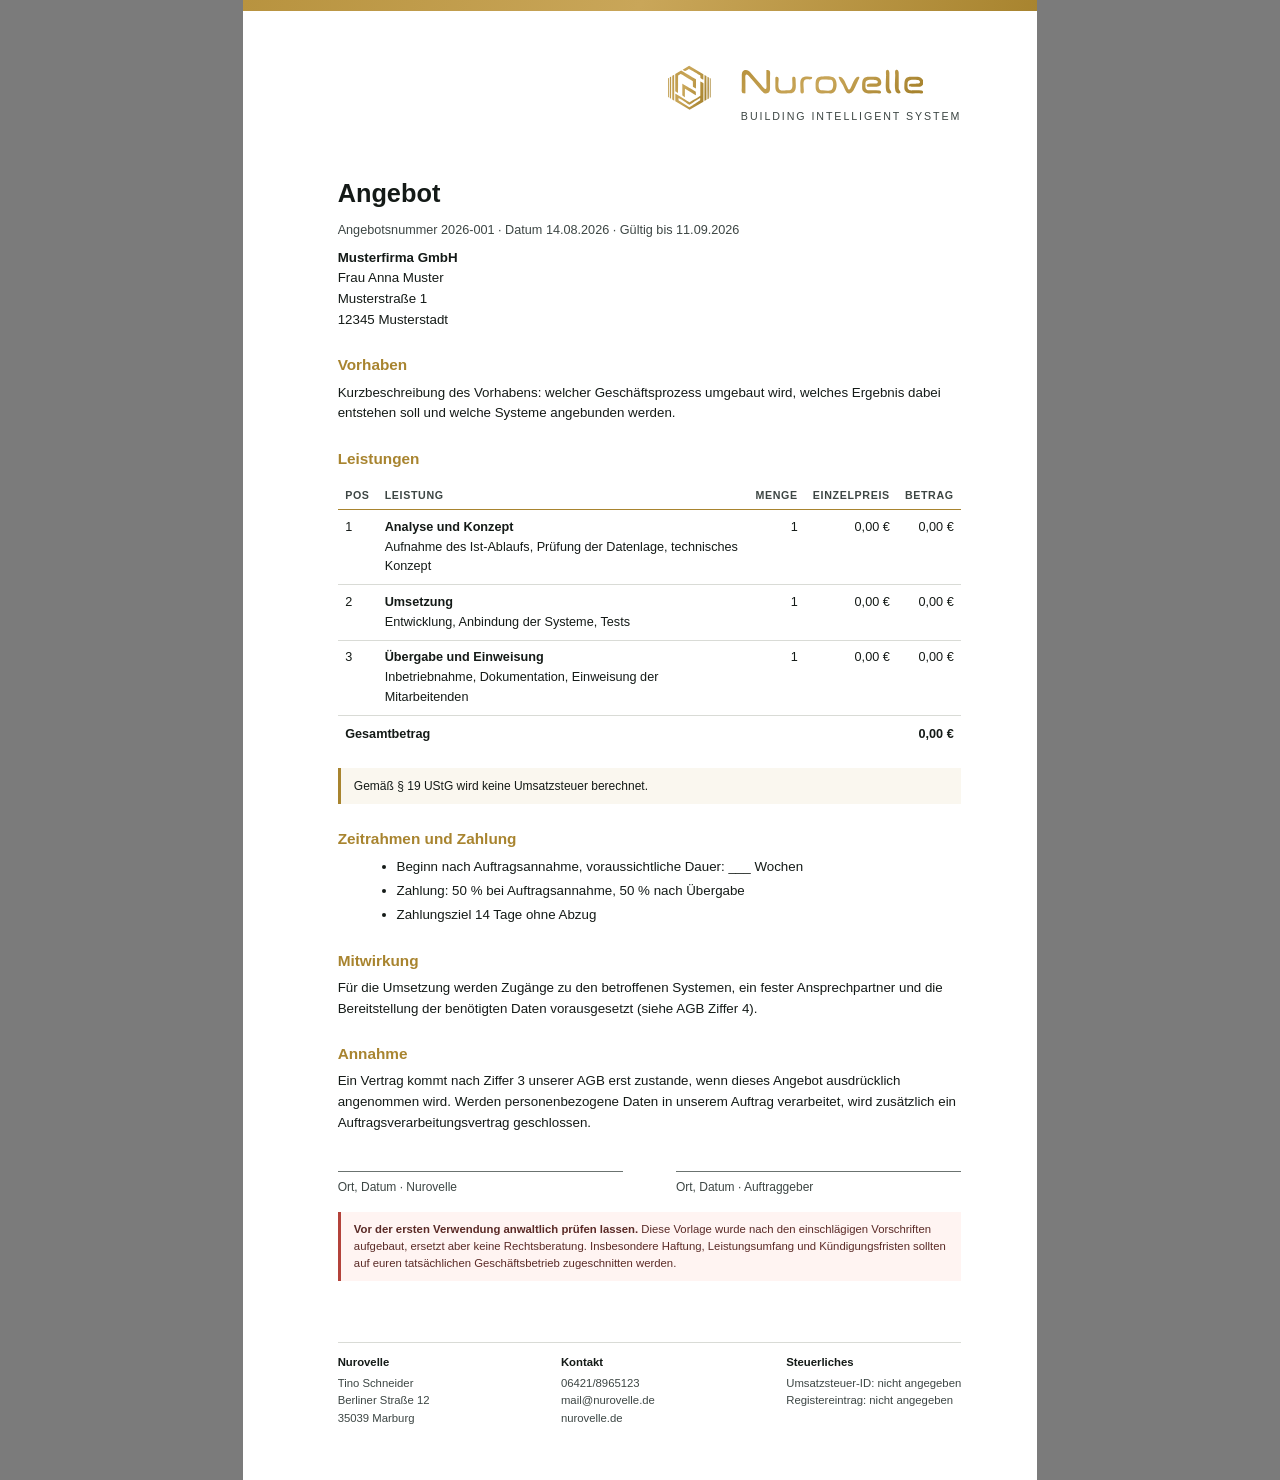
<file: data/marke/angebot.html>
<!doctype html><html lang="de"><head><meta charset="utf-8">
<title>Nurovelle — Angebot</title>
<style>
/* Nurovelle Briefkopf, DIN 5008 Form B
   Stand: 2026-08-14 · Status: fertig
   Logo: Bild- und Wortmarke aus assets/hero/, auf den Goldverlauf des Styleguides umgefaerbt

   Bewusst hell: ein Geschäftsbrief wird gedruckt. Der dunkle Markenauftritt
   gehört auf den Bildschirm; auf Papier frisst mattes Schwarz eine Tonerpatrone
   und liest sich schlechter. Die Marke trägt hier über die Wortmarke in Gold,
   den Goldbalken und die Typografie — nicht über die Fläche.

   DIN 5008 Form B eingehalten, damit der Brief in ein Fensterkuvert passt:
   Anschriftfeld 45 mm vom oberen Rand, 85 mm breit, 40 mm hoch;
   Falzmarken bei 87 mm und 192 mm, Lochmarke bei 148,5 mm;
   Seitenränder 25 mm links, 20 mm rechts.

   Drucken: Browser › Drucken › A4, Ränder „keine", Hintergrundgrafiken an.
*/
@page { size: A4; margin: 0; }
:root{
  --gold:#C9A659; --gold-deep:#A8842F; --gold-light:#B8933F;
  --ink:#141a17; --muted:#4a534f; --line:#d9dbd6;
}
*{box-sizing:border-box;margin:0}
body{background:#7b7b7b;font-family:Inter,Arial,sans-serif;color:var(--ink)}

.blatt{position:relative;width:210mm;height:297mm;margin:0 auto;background:#fff;
  padding:0;overflow:hidden}
@media print{ body{background:#fff} .blatt{margin:0;box-shadow:none} }

/* Goldbalken als einziger Flächenakzent */
.kante{position:absolute;top:0;left:0;right:0;height:3mm;
  background:linear-gradient(110deg,#B8933F 0%,#C9A659 50%,#A8842F 100%)}

/* Kopf: Wortmarke rechts, damit das Anschriftfeld links frei bleibt */
.kopf{position:absolute;top:12mm;right:20mm;display:flex;align-items:center;gap:5mm}
.bildmarke{height:24mm;width:auto;display:block}
.wortblock{text-align:right}
.wortmarke{height:11mm;width:auto;display:block}
.claim{font-size:8pt;letter-spacing:.18em;text-transform:uppercase;
  color:#3d4644;margin-top:2.5mm;font-weight:500}

/* Rücksendeangabe und Anschriftfeld nach DIN 5008 Form B */
.ruecksende{position:absolute;left:25mm;top:45mm;width:85mm;font-size:7.5pt;
  color:#4a534f;border-bottom:.3pt solid var(--line);padding-bottom:1mm}
.anschrift{position:absolute;left:25mm;top:50mm;width:85mm;height:35mm;
  font-size:11pt;line-height:1.45}

/* Infoblock rechts neben dem Anschriftfeld */
.info{position:absolute;right:20mm;top:45mm;width:60mm;font-size:8.5pt;
  line-height:1.6;color:var(--ink)}
.info dt{color:#55605c;font-size:8pt;letter-spacing:.06em;
  text-transform:uppercase;margin-top:2.5mm}
.info dd{margin:0}
.info a{color:var(--gold-deep);text-decoration:none}

/* Betreff und Textbereich */
.betreff{position:absolute;left:25mm;right:20mm;top:98.4mm;font-size:11pt;
  font-weight:700}
.text{position:absolute;left:25mm;right:20mm;top:107mm;bottom:38mm;
  font-size:11pt;line-height:1.5}

/* Falz- und Lochmarken */
.marke{position:absolute;left:5mm;width:5mm;height:0;border-top:.4pt solid #9aa0a6}
.falz1{top:87mm} .falz2{top:192mm}
.loch{position:absolute;left:3.5mm;top:148.5mm;width:8mm;height:0;
  border-top:.5pt solid #9aa0a6}

/* Fuß: Pflichtangaben */
.fuss{position:absolute;left:25mm;right:20mm;bottom:14mm;padding-top:3mm;
  border-top:.5pt solid var(--line);
  display:flex;justify-content:space-between;gap:8mm;
  font-size:8.5pt;line-height:1.55;color:#3d4644}
.fuss b{display:block;color:var(--ink);font-weight:600;margin-bottom:.8mm}

/* Dokumentspezifisch: Fliesstext statt Briefaufbau. */
.inhalt{position:absolute;left:25mm;right:20mm;top:52mm;bottom:38mm;font-size:10pt;
  line-height:1.55;overflow:visible}
.inhalt h1{font-family:'Exo 2',Arial,sans-serif;font-size:19pt;font-weight:700;
  margin-bottom:2mm;color:var(--ink)}
.inhalt h2{font-family:'Exo 2',Arial,sans-serif;font-size:11.5pt;font-weight:700;
  margin:6mm 0 1.5mm;color:#A8842F}
.inhalt p{margin-bottom:2mm}
.inhalt ul{margin:1mm 0 2mm 5mm}
.inhalt li{margin-bottom:1mm}
.vor{color:#3d4644;font-size:9.5pt;margin-bottom:5mm}
table.pos{width:100%;border-collapse:collapse;margin:3mm 0;font-size:9.5pt}
table.pos th{text-align:left;border-bottom:1pt solid #A8842F;padding:1.5mm 2mm;
  font-size:8pt;letter-spacing:.06em;text-transform:uppercase;color:#3d4644}
table.pos td{border-bottom:.4pt solid var(--line);padding:2mm;vertical-align:top}
table.pos td.r,table.pos th.r{text-align:right;white-space:nowrap}
table.pos tr.summe td{border-top:1pt solid #A8842F;border-bottom:none;
  font-weight:700;padding-top:2.5mm}
.hinweis{border-left:2.5pt solid #A8842F;background:#faf7ef;padding:2.5mm 3.5mm;
  margin:4mm 0;font-size:9pt;line-height:1.5}
.unterschrift{display:flex;gap:14mm;margin-top:10mm;font-size:9pt}
.unterschrift div{flex:1;border-top:.5pt solid #6b7370;padding-top:1.5mm;color:#3d4644}
.pruef{background:#fff4f2;border-left:2.5pt solid #b3423a;padding:2.5mm 3.5mm;
  margin:4mm 0;font-size:8.5pt;line-height:1.5;color:#5a2a26}


/* Fliesslayout statt absoluter Positionierung – siehe Kommentarkopf. */
.blatt{height:auto;min-height:297mm;padding:0 20mm 0 25mm;display:flex;
  flex-direction:column}
.kopf{position:static;align-self:flex-end;margin-top:12mm;margin-right:0}
.inhalt{position:static;left:auto;right:auto;top:auto;bottom:auto;
  margin-top:10mm;flex:1 0 auto}
.fuss{position:static;left:auto;right:auto;bottom:auto;
  margin-top:12mm;margin-bottom:14mm;page-break-inside:avoid}
.marke,.loch{display:none}
@media print{ .blatt{min-height:0} }
</style></head><body>
<div class="blatt">
  <div class="kante"></div>
  <div class="kopf">
    <svg class="bildmarke" viewBox="0 0 794 1123" role="img" aria-label="Nurovelle Bildmarke">
      <defs><linearGradient id="gA" x1="0" y1="0" x2="1" y2="0.36">
        <stop offset="0%" stop-color="#B8933F"/><stop offset="50%" stop-color="#C9A659"/>
        <stop offset="100%" stop-color="#A8842F"/>
      </linearGradient></defs>
      <path d="m 385.61042,257.66989 -80.24023,47.73633 4.70898,3.00391 c 10.98855,7.01049 23.88039,13.87497 26.02149,13.85547 1.22556,-0.0112 12.105,-5.9174 24.17578,-13.125 12.07078,-7.2076 22.65564,-13.10547 23.52344,-13.10547 1.95044,0 18.74386,9.64567 76.52929,43.96094 24.75,14.69752 49.05,29.09904 54,32.00195 11.22327,6.58186 10.46625,5.07713 10.48438,20.85351 l 0.0156,13.31446 0.98828,1.8457 c 0.78459,1.46602 22.1753,14.9305 31.45117,19.79688 1.06678,0.55962 2.52928,0.79219 3.25,0.51562 l 1.31055,-0.5039 V 392.08396 362.582 Z m -99.04297,58.92188 -72.73828,43.27539 v 105.20703 108.68945 l 3.75,2.57032 c 2.0625,1.4142 8.7,5.51308 14.75,9.10742 11.24171,6.67877 14.82004,7.80672 15.89258,5.01172 0.33385,-0.86998 0.6151,-48.68248 0.62305,-106.25 0.008,-57.56751 0.37844,-105.24017 0.82226,-105.93946 0.44383,-0.69929 7.29912,-5.11049 15.23438,-9.80273 l 14.42773,-8.53125 2.51367,0.34375 c 1.38215,0.18966 29.73215,16.48877 63,36.21875 33.26784,19.72998 66.33633,39.31978 73.48633,43.5332 l 13,7.66016 0.58203,34.92578 c 0.32026,19.20849 0.6578,35.01956 0.75,35.13672 0.43344,0.55055 27.18775,16.25787 31.03907,18.22266 l 4.36718,2.22656 0.91211,-0.91406 0.91406,-0.91211 0.62696,-52.96289 c 0.34519,-29.12926 0.32621,-54.16592 -0.043,-55.63672 l -0.67188,-2.67383 -39.23828,-23.39258 c -63.75696,-38.00993 -135.96271,-80.67947 -144,-85.11328 z m -86.42383,51.41797 -22.90039,13.62305 -0.24804,151.77539 -0.23047,141.52343 23.98242,14.2793 -0.0117,-153.12891 c -0.007,-89.81247 -0.27322,-162.27569 -0.5918,-168.07226 z m 375.8086,2.98047 -0.38086,67.37304 c -0.43067,76.04826 -0.18779,201.2085 0.33984,254.64844 l 23.89453,-14.21484 -0.22265,-151.05274 -0.21094,-142.81054 z m -413.12305,19.21875 -16.51562,9.82422 -0.25977,126.0332 c -0.14061,68.33737 -0.0226,121.74823 0.23828,130.72461 l 16.00196,9.52539 c 0.29529,-10.6327 0.53515,-66.28466 0.53515,-139.00195 z m 449.96875,2.71679 -0.24414,33.79297 c -0.32664,44.96349 -0.32707,122.30472 0,171.86914 l 0.47852,72.33985 16.16015,-9.61328 c 0.30346,-16.73835 0.48748,-71.37743 0.375,-145.95704 l -0.16992,-112.54882 z m -478.23047,14.09571 -10.21484,6.07812 -0.13281,143.37695 c -0.0311,33.77626 0.0334,60.80287 0.0957,87.23047 l 10.25195,6.10352 v -93.6543 z m 506.93555,2.99414 -0.10352,114.23242 c -0.0525,56.89109 0.0741,99.50377 0.26368,129.64648 l 10.08398,-5.99804 V 523.92771 416.11325 Z m -116.63086,41.49219 -1.04297,0.64453 v 87.75 87.75 l -1.25,1.56836 c -0.6875,0.8618 -12.95,8.52503 -27.25,17.02929 -14.3,8.50426 -43.65127,26.12661 -65.22461,39.16211 l -39.22461,23.70117 -3.17578,-1.64257 c -1.74653,-0.90316 -19.42026,-12.00632 -39.27539,-24.67383 -19.85513,-12.6675 -57.39192,-35.82297 -83.41601,-51.45703 l -47.31641,-28.42579 -1.68359,0.32422 -1.6836,0.32618 v 53.82421 39.90821 L 391.45808,802.74997 562.18855,701.17575 c 0.3382,-11.1453 0.61794,-53.1837 0.625,-109.95703 l 0.0156,-117.31445 -0.99805,-1.86524 c -1.26018,-2.35466 -35.54903,-21.40264 -36.95898,-20.53124 z m -221.88281,28.0332 -0.83008,0.83008 -0.83008,0.83007 -0.27539,71.71875 -0.27539,71.71875 2.27539,2.07227 c 1.25142,1.13939 7.85855,5.96666 14.68164,10.72852 6.8231,4.76187 12.8981,8.49499 13.5,8.29492 l 1.09375,-0.36328 0.61133,-49.41797 c 0.71125,-57.52336 0.50994,-52.91797 2.3125,-52.91797 0.78297,0 30.59547,17.50827 66.25,38.9082 l 64.82617,38.91016 1.26953,-1.04883 1.26953,-1.04687 -0.26953,-20.55079 -0.26953,-20.55078 -44,-26.35156 C 371.34418,519.57322 315.25948,486.30335 308.15925,482.3906 Z m -47.96289,176.33984 c 0.5332,-0.3465 15.62037,8.78972 33.52539,20.30274 17.90503,11.51301 47.10428,30.30181 64.88867,41.75195 17.78438,11.45013 33.23093,20.99946 34.32422,21.22266 l 1.98633,0.40625 36.05468,-22.92579 c 19.8295,-12.60912 49.19783,-31.35831 65.26368,-41.66601 16.06585,-10.30771 29.65368,-18.45353 30.19531,-18.10156 l 0.98437,0.64062 -0.0137,13.18945 c -0.0162,14.68383 0.077,14.36647 -5.2168,17.67383 -2.09228,1.30719 -21.13598,13.85306 -42.32031,27.87891 -21.18433,14.02585 -48.74601,32.16988 -61.24804,40.32031 -12.50203,8.15043 -23.64167,14.81836 -24.75391,14.81836 -1.11222,0 -25.54834,-15.11113 -54.30274,-33.58008 -73.49013,-47.20269 -78.37073,-50.42658 -79.41015,-52.46875 l -0.92578,-1.82031 v -13.50586 -13.50586 z" fill="url(#gA)"/>
    </svg>
    <div class="wortblock">
      <svg class="wortmarke" viewBox="0 0 1098 250" role="img" aria-label="Nurovelle">
        <defs><linearGradient id="gB" x1="0" y1="0" x2="1" y2="0.36">
          <stop offset="0%" stop-color="#B8933F"/><stop offset="50%" stop-color="#C9A659"/>
        <stop offset="100%" stop-color="#A8842F"/>
        </linearGradient></defs>
        <path d="m 26.682447,206.69632 v -47 -29 c 0,-7.35102 -4.03613,-34.645835 4.45976,-37.833485 9.24189,-3.46756 26.56976,21.863515 31.87106,27.833485 20.02857,22.55486 38.628603,46.19669 58.382803,68.9874 10.12708,11.68374 23.90363,22.55764 40.25972,15.05124 11.85118,-5.43894 13.01566,-17.58448 13.02608,-29.03864 l 5.8e-4,-73 c 0,-8.798335 2.60744,-22.842075 -1.8887,-30.723805 -4.0067,-7.02375 -13.17504,-6.26529 -20.1113,-6.27619 v 46.999995 30 c 0,6.88732 3.87953,34.72746 -3.67392,37.83349 -8.2498,3.39236 -25.6281,-23.38221 -30.39284,-28.83349 C 97.988187,128.09667 77.609577,104.26741 56.943397,80.703405 47.199067,69.592725 33.604287,60.972865 18.690497,68.318655 5.9454867,74.596215 4.6879567,87.083005 4.6826667,99.696325 l -2.2e-4,70.999995 c 0,8.61755 -2.91612,23.99377 1.79891,31.54025 3.8674403,6.18988 14.0065003,4.45946 20.2010903,4.45975 M 874.93528,67.403145 c -5.4996,4.68041 -2.2528,23.62833 -2.2528,30.29318 0,28.885405 -5.8264,64.917615 0.9183,92.999755 2.3991,9.98852 18.3537,23.21814 28.7382,14.29351 7.8854,-6.77691 -9.4435,-20.83119 -9.6283,-29.29351 -0.6691,-30.63646 -0.013,-61.35538 -0.028,-91.999755 0,-8.34811 -5.1826,-26.98599 -17.7469,-16.29318 m 55.0898,0 c -5.5822,4.78372 -2.3426,23.53412 -2.3426,30.29318 0,28.973665 -5.7074,64.832225 1.1743,92.999355 2.4052,9.84463 18.227,23.12701 28.5714,14.29394 7.9705,-6.80596 -8.8606,-20.07641 -8.8111,-28.29397 0.1887,-31.3132 0.3939,-62.66408 0.045,-93.976405 -0.096,-8.6159 -7.0126,-25.27817 -18.6376,-15.3161 M 209.57112,108.04041 c -3.83797,2.37407 -2.88177,8.84795 -2.88778,12.65658 l -8.9e-4,35.99933 c 0,13.69031 -1.69554,28.96288 8.36917,39.84305 16.14108,17.44887 53.08298,10.16577 74.63083,10.15674 9.70401,-0.004 18.71616,-0.39038 26.8212,-6.45369 19.17917,-14.34776 12.17938,-50.63654 12.1788,-71.5461 -2.7e-4,-10.17991 -0.25693,-26.16336 -15.60089,-21.31234 -7.44367,2.35333 -4.39911,19.30259 -4.39911,25.31234 0,24.87558 7.45078,55.93841 -26,55.99862 -13.46542,0.0242 -41.31789,5.25527 -51.38422,-5.43546 -11.99791,-12.74212 -3.70305,-49.0423 -4.70251,-65.55277 -0.48763,-8.05523 -9.17699,-14.52063 -17.0246,-9.6663 m 218.11133,-0.34409 c -16.05447,-2.48913 -46.26498,-5.65298 -59.63702,5.19263 -16.44754,13.34006 -10.36298,45.08273 -10.36298,63.80737 0,7.33257 -1.08755,15.70126 0.53253,22.88823 1.47681,6.55141 12.98627,10.4659 17.76071,4.85892 3.48712,-4.09517 1.70676,-13.74886 1.70676,-18.74715 0,-14.10571 -5.94232,-46.40023 3.87161,-57.47386 13.4603,-15.18802 49.82056,8.1976 46.12839,-20.52614 m 48,-0.34228 c -28.19373,5.03045 -27.00388,32.95604 -26.99994,55.34228 0.002,11.80937 -0.0499,24.53056 8.45404,33.79538 14.95429,16.29239 45.60465,10.20462 65.5459,10.20462 8.15192,0 16.9798,0.91742 25,-0.75842 30.93005,-6.46288 34.78888,-68.63007 16.29962,-88.9373 -15.75159,-17.300395 -66.83963,-13.47556 -88.29962,-9.64656 m 111,0.34228 c 5.05682,18.0714 19.12781,35.24932 27.7251,52 6.66205,12.98012 11.54529,30.57019 21.25329,41.53201 6.69104,7.55521 22.29407,7.60341 29.5846,0.88774 17.36102,-15.99205 28.04461,-50.41357 38.70361,-71.41975 2.211,-4.35734 13.5221,-20.57776 5.30322,-23.31904 -22.91626,-7.643385 -36.85638,41.22375 -44.94073,56.31904 -2.02875,3.78818 -9.28369,23.0632 -15.05664,20.22262 -5.51599,-2.71414 -8.6781,-14.06855 -11.40985,-19.22262 -11.44794,-21.5989 -21.57862,-62.18032 -51.1626,-57 m 174,-0.49864 c -30.02448,3.53293 -32,27.85584 -32,52.49864 0,10.49237 -0.98639,21.63183 4.69916,30.99292 14.68152,24.1727 54.38107,16.00708 78.30087,16.00708 7.1709,0 21.7929,2.78293 27.9637,-1.25282 7.5388,-4.93044 -0.6173,-15.18514 -6.988,-15.63541 -18.2222,-1.28789 -36.7041,-1.10445 -54.97573,-1.11198 -8.43591,-0.003 -18.24072,0.73299 -24.33215,-6.29247 -6.25153,-7.21008 -4.66944,-18.86847 -4.66779,-27.70732 10e-4,-7.75894 -0.71429,-16.35963 4.7843,-22.61734 9.99195,-11.37141 41.36617,-7.54051 55.21537,-6.17103 5.338,0.52784 10.556,2.89229 13.0873,7.89343 4.1336,8.16695 -3.3816,14.32861 -11.0879,14.29678 -13.7468,-0.0568 -28.34386,-1.41368 -41.99828,0.33519 -5.70849,0.73116 -12.75787,3.16689 -12.35022,10.22036 0.67408,11.66409 21.72504,8.04261 29.3494,8.04261 14.3612,0 35.5685,3.75496 47.9038,-5.16047 19.4154,-14.03258 9.2617,-45.16014 -10.904,-52.22809 -8.3759,-2.93567 -17.2591,-2.61121 -25.9998,-2.61144 -11.88443,-3e-4 -24.18246,-0.88919 -36.00003,0.50136 m 253.00005,0.0313 c -29.78802,3.90193 -30.50452,27.3198 -31.03932,51.46736 -0.2506,11.31407 -1.5268,22.85603 4.8153,32.97336 14.50962,23.14631 55.06622,15.02664 78.22402,15.02664 7.171,0 20.8368,2.61096 27.1112,-1.25282 7.6314,-4.69944 0.3848,-14.87746 -6.1354,-15.56032 -17.9122,-1.87598 -36.952,-1.18369 -54.9758,-1.18694 -8.6012,-0.002 -18.9576,0.88799 -25.1348,-6.38868 -5.9862,-7.05158 -4.8662,-18.00843 -4.8652,-26.61124 10e-4,-8.32492 -0.6179,-17.15513 5.4845,-23.71342 10.5103,-11.29547 40.2942,-7.15035 54.5153,-6.15178 5.6915,0.39964 11.223,2.57336 13.904,7.96988 4.8633,9.78932 -5.1747,13.5661 -12.904,14.21869 -13.8964,1.17325 -28.0668,-0.29483 -41.995,0.82394 -5.5346,0.44457 -11.4783,3.32877 -11.1126,9.79968 0.6565,11.61563 21.5233,8.05301 29.1078,8.05301 14.1781,0 35.4802,3.79663 47.8685,-4.50435 20.5524,-13.77143 9.599,-46.07774 -10.8685,-52.96311 -8.3984,-2.82529 -17.2642,-2.53231 -26,-2.53254 -11.8495,-3e-4 -24.2335,-1.00866 -36,0.53264 m -532.97319,18.16616 c 14.59344,-3.57033 32.97732,-0.70196 47.97314,-0.69872 6.18414,10e-4 13.53094,-0.89644 18.43225,3.68027 11.24249,10.49795 10.1543,55.48605 -6.44079,60.22403 -14.63428,4.17815 -34.7331,0.12885 -49.99146,0.094 -6.09134,-0.0139 -12.73895,0.22745 -17.27161,-4.57863 -9.91638,-10.51454 -9.10699,-54.70731 7.29847,-58.72095 m -310.31553,130.56498 1.1852,2.46675 -1.1852,-2.46675 m 21.28867,35.73622 h 5 v -38 c -9.19643,3.56836 -5,29.54399 -5,38 m 44,-38 v 15 c -29.02676,-14.86211 -25.17154,36.84564 0,19 v 4 h 5 c 0,-8.97198 4.42047,-33.7009 -5,-38 m 27,7 c 2.96573,-9.02199 -8.06819,-3.69562 0,0 m 263,-7 v 38 h 5 v -38 h -5 m 23,0 v 38 h 5 v -38 h -5 m 23,6 c 7.18213,-1.53625 2.07587,-7.10335 0,0 m 200,22 c 4.16418,10.90604 25.62873,16.58078 27.72673,0.97516 1.5977,-11.88516 -13.5555,-9.55104 -18.58659,-15.84427 -5.27283,-6.59558 6.70829,-7.78711 10.54489,-6.16913 2.4722,1.04254 4.7529,2.20751 7.315,3.03824 -3.2645,-10.58342 -22.84842,-14.36263 -25.13278,-0.94566 -2.20453,12.94798 15.35048,9.45713 19.42008,17.37651 3.6704,7.14247 -8.19816,7.4339 -11.97459,5.7333 -3.24493,-1.46125 -5.80529,-3.29881 -9.31274,-4.16415 m -691.000003,-27 v 37 c 9.5962,0 43.974703,-3.05516 24.000003,-19 v -2 c 15.02416,-15.17117 -16.129333,-16 -24.000003,-16 m 310.000003,0 v 37 h 5 v -37 h -5 m -305.000003,16 v -12 c 19.811783,0.0166 19.811783,11.9834 0,12 m 372.000003,-12 v 7 l -5,4 h 5 c 1.2e-4,10.85274 -1.60977,21.48518 12,22 v -4 c -8.51215,-2.29901 -6.99878,-10.72369 -7,-18 h 7 v -4 h -7 v -7 h -5 m 263,0 1,7 h -5 v 4 c 10.82068,5.19098 -2.0788,21.68689 16,22 v -4 c -8.51208,-2.29901 -6.99884,-10.72371 -7,-18 h 7 v -4 h -7 v -7 h -5 m 173.00003,0 v 7 h -5 v 4 c 10.0406,6.29874 -0.2011,23.88754 17,21 v -2 c -8.5193,-3.96931 -7.9962,-10.5574 -8,-19 h 7 v -4 h -7 v -7 h -4 m -550.00003,29 c -2.33536,12.5045 -10.51334,8.87393 -20,8 5.01172,8.42966 17.97043,9.36125 22.80496,-0.1284 4.02551,-7.90158 2.03198,-21.27191 1.19504,-29.8716 l -4,3 c -27.66592,-15.12755 -25.86365,35.23343 0,19 m 165,-3 c -8.78598,1.63219 -14.01544,4.41988 -20,-4 3.33408,0 6.6701,0.0305 10.004,-0.0118 22.33169,-0.28312 -2.86142,-26.62789 -12.68747,-8.73154 -8.66348,15.77902 12.52386,26.60043 22.68347,12.74334 m 106,3 c -1.1059,8.91626 -7.45239,12.81331 -15,7 l -5,1 c 5.74084,7.43365 18.67963,10.16638 23.48218,-0.16394 3.8139,-8.20375 1.51782,-20.96149 1.51782,-29.83606 l -5,3 c -26.29321,-15.59802 -25.1709,35.41489 0,19 m 68,-19 c -0.71118,-3.31889 -4.06696,-3.74342 -4.88892,0.0278 -1.52484,6.99596 -0.11108,15.80225 -0.11108,22.9722 h 5 c 0.003,-23.94957 13.99982,-24.13559 14,0 h 5 c 0,-13.16522 -0.23053,-33.33545 -19,-23 m 171.00003,17 c 4.3074,5.6539 20.2356,11.0831 20.4958,-1.00058 0.094,-4.34753 -23.0764,-20.46637 -1.4958,-11.99942 -1.3261,-7.71509 -14.6554,-10.5468 -16.7769,-1.73575 -1.1748,4.87898 22.9019,20.36022 3.867,15.75069 -2.064,-0.4998 -3.9752,-0.82234 -6.0901,-1.01494 m 90,-1 c -7.9912,1.84077 -14.4176,4.72925 -19,-4 h 20 c -1.2104,-14.11829 -21.2499,-22.53366 -24.5224,-4.98224 -2.7979,15.006 16.0396,22.24001 23.5224,8.98224 m -817.00003,-19 c 5e-5,12.80304 0.53281,34.09137 19,23 0.65442,3.05391 2.00658,2.93576 5,3 0,-7.50485 3.1241,-22.29251 -5,-26 -10e-4,24.32501 -13.9996,24.35506 -14,0 h -5 m 42,0 v 26 h 5 v -26 h -5 m 90,0 v 26 h 5 v -26 h -5 m 23,0 v 26 h 5 c 10e-4,-24.3028 13.9996,-24.34474 14,0 h 5 c 0,-13.11183 -0.46579,-32.22778 -19,-23 -0.65442,-3.05392 -2.00656,-2.93576 -5,-3 m 133,0 v 26 h 5 c 10e-4,-24.31079 13.99893,-24.33615 14,0 h 4 c 0,-12.57915 0.49988,-32.68115 -18,-23 -0.65442,-3.05394 -2.00656,-2.93576 -5,-3 m 158,0 -1,26 h 5 v -26 h -4 m 88,19 c -8.81738,1.59389 -13.9939,4.42949 -20,-4 3.33411,0 6.67023,0.0305 10.00403,-0.0118 23.94061,-0.30349 -6.44574,-28.71447 -13.61456,-5.95359 -4.93903,15.68144 15.10266,22.18029 23.61053,9.96539 m 153.00003,-19 c 3.1866,9.30339 16.7898,28.75528 2,33 v 4 c 14.9826,-1.44191 21.5951,-24.05731 24,-37 -7.567,3.13 -9.4377,12.88632 -12,20 -3.9282,-7.11975 -5.2713,-17.63014 -14,-20 m 147,0 v 26 h 5 c 10e-4,-23.92809 12.999,-23.92813 13,0 h 4 c 0,-23.75189 12.9998,-24.08563 13,0 h 5.00002 c 0,-10.98145 -0.79482,-35.40129 -18.00002,-22 h -1 c -5.3506,-4.33594 -10.0317,-4.11552 -16,-1 l -5,-3 m 56.00002,19 c 3.0887,7.34401 17.5679,11.62706 19.6331,0.92181 0.9862,-5.1121 -20.9184,-17.91995 -4.7765,-14.84266 1.7212,0.32811 3.4096,0.65693 5.1434,0.92085 -3.5979,-5.86082 -18.2015,-9.4192 -18.2016,1.00645 0,3.66649 21.9863,18.95304 3.3576,13.43642 -1.7202,-0.50941 -3.4162,-1.00055 -5.156,-1.44287 m -77.00002,-8 h -15 c 3.1965,-8.3381 11.8034,-8.3381 15,0 m -715.75664,-5.68335 c 9.62036,-4.12993 15.49083,11.21661 6.42862,15.39584 -10.05321,4.63625 -15.84663,-11.35276 -6.42862,-15.39584 m 108.93315,-0.23318 c 10.3237,-3.12011 13.77311,13.16568 3.72309,15.59549 -9.60883,2.32315 -12.82923,-12.84337 -3.72309,-15.59549 m 171.82346,5.91653 h -16 c 3.75,-8.31111 12.13635,-8.04637 16,0 m 99.25482,-5.86876 c 10.01306,-3.30969 14.3905,12.8725 4.56873,15.49996 -9.51837,2.54627 -13.90912,-12.41263 -4.56873,-15.49996 m 52.74518,5.86876 -16,-1 c 5.04224,-6.4836 12.51007,-7.24489 16,1 m -571.000003,11 v -13 c 21.942383,0.008 22.068093,12.99269 0,13 z" fill="url(#gB)"/>
      </svg>
      <div class="claim">Building intelligent System</div>
    </div>
  </div>

  <div class="inhalt">
    <h1>Angebot</h1>
    <p class="vor">Angebotsnummer 2026-001 &middot; Datum 14.08.2026 &middot; Gültig bis 11.09.2026</p>

    <p><b>Musterfirma GmbH</b><br>Frau Anna Muster<br>Musterstraße 1<br>12345 Musterstadt</p>

    <h2>Vorhaben</h2>
    <p>Kurzbeschreibung des Vorhabens: welcher Geschäftsprozess umgebaut wird, welches
    Ergebnis dabei entstehen soll und welche Systeme angebunden werden.</p>

    <h2>Leistungen</h2>
    <table class="pos">
      <tr><th style="width:8mm">Pos</th><th>Leistung</th><th class="r">Menge</th>
          <th class="r">Einzelpreis</th><th class="r">Betrag</th></tr>
      <tr><td>1</td><td><b>Analyse und Konzept</b><br>Aufnahme des Ist-Ablaufs, Prüfung der
          Datenlage, technisches Konzept</td><td class="r">1</td><td class="r">0,00 €</td>
          <td class="r">0,00 €</td></tr>
      <tr><td>2</td><td><b>Umsetzung</b><br>Entwicklung, Anbindung der Systeme, Tests</td>
          <td class="r">1</td><td class="r">0,00 €</td><td class="r">0,00 €</td></tr>
      <tr><td>3</td><td><b>Übergabe und Einweisung</b><br>Inbetriebnahme, Dokumentation,
          Einweisung der Mitarbeitenden</td><td class="r">1</td><td class="r">0,00 €</td>
          <td class="r">0,00 €</td></tr>
      <tr class="summe"><td colspan="4">Gesamtbetrag</td><td class="r">0,00 €</td></tr>
    </table>

    <div class="hinweis">Gemäß § 19 UStG wird keine Umsatzsteuer berechnet.</div>

    <h2>Zeitrahmen und Zahlung</h2>
    <ul>
      <li>Beginn nach Auftragsannahme, voraussichtliche Dauer: ___ Wochen</li>
      <li>Zahlung: 50 % bei Auftragsannahme, 50 % nach Übergabe</li>
      <li>Zahlungsziel 14 Tage ohne Abzug</li>
    </ul>

    <h2>Mitwirkung</h2>
    <p>Für die Umsetzung werden Zugänge zu den betroffenen Systemen, ein fester
    Ansprechpartner und die Bereitstellung der benötigten Daten vorausgesetzt
    (siehe AGB Ziffer 4).</p>

    <h2>Annahme</h2>
    <p>Ein Vertrag kommt nach Ziffer 3 unserer AGB erst zustande, wenn dieses Angebot
    ausdrücklich angenommen wird. Werden personenbezogene Daten in unserem Auftrag
    verarbeitet, wird zusätzlich ein Auftragsverarbeitungsvertrag geschlossen.</p>

    <div class="unterschrift">
      <div>Ort, Datum &middot; Nurovelle</div>
      <div>Ort, Datum &middot; Auftraggeber</div>
    </div>
<div class="pruef"><b>Vor der ersten Verwendung anwaltlich prüfen lassen.</b> Diese Vorlage wurde nach den einschlägigen Vorschriften aufgebaut, ersetzt aber keine Rechtsberatung. Insbesondere Haftung, Leistungsumfang und Kündigungsfristen sollten auf euren tatsächlichen Geschäftsbetrieb zugeschnitten werden.</div>
  </div>
  <div class="fuss">
    <div><b>Nurovelle</b>Tino Schneider<br>Berliner Stra&szlig;e 12<br>35039 Marburg</div>
    <div><b>Kontakt</b>06421/8965123<br>mail@nurovelle.de<br>nurovelle.de</div>
    <div><b>Steuerliches</b>Umsatzsteuer-ID: nicht&nbsp;angegeben<br>Registereintrag: nicht&nbsp;angegeben</div>
  </div>
</div>
</body></html>
</file>
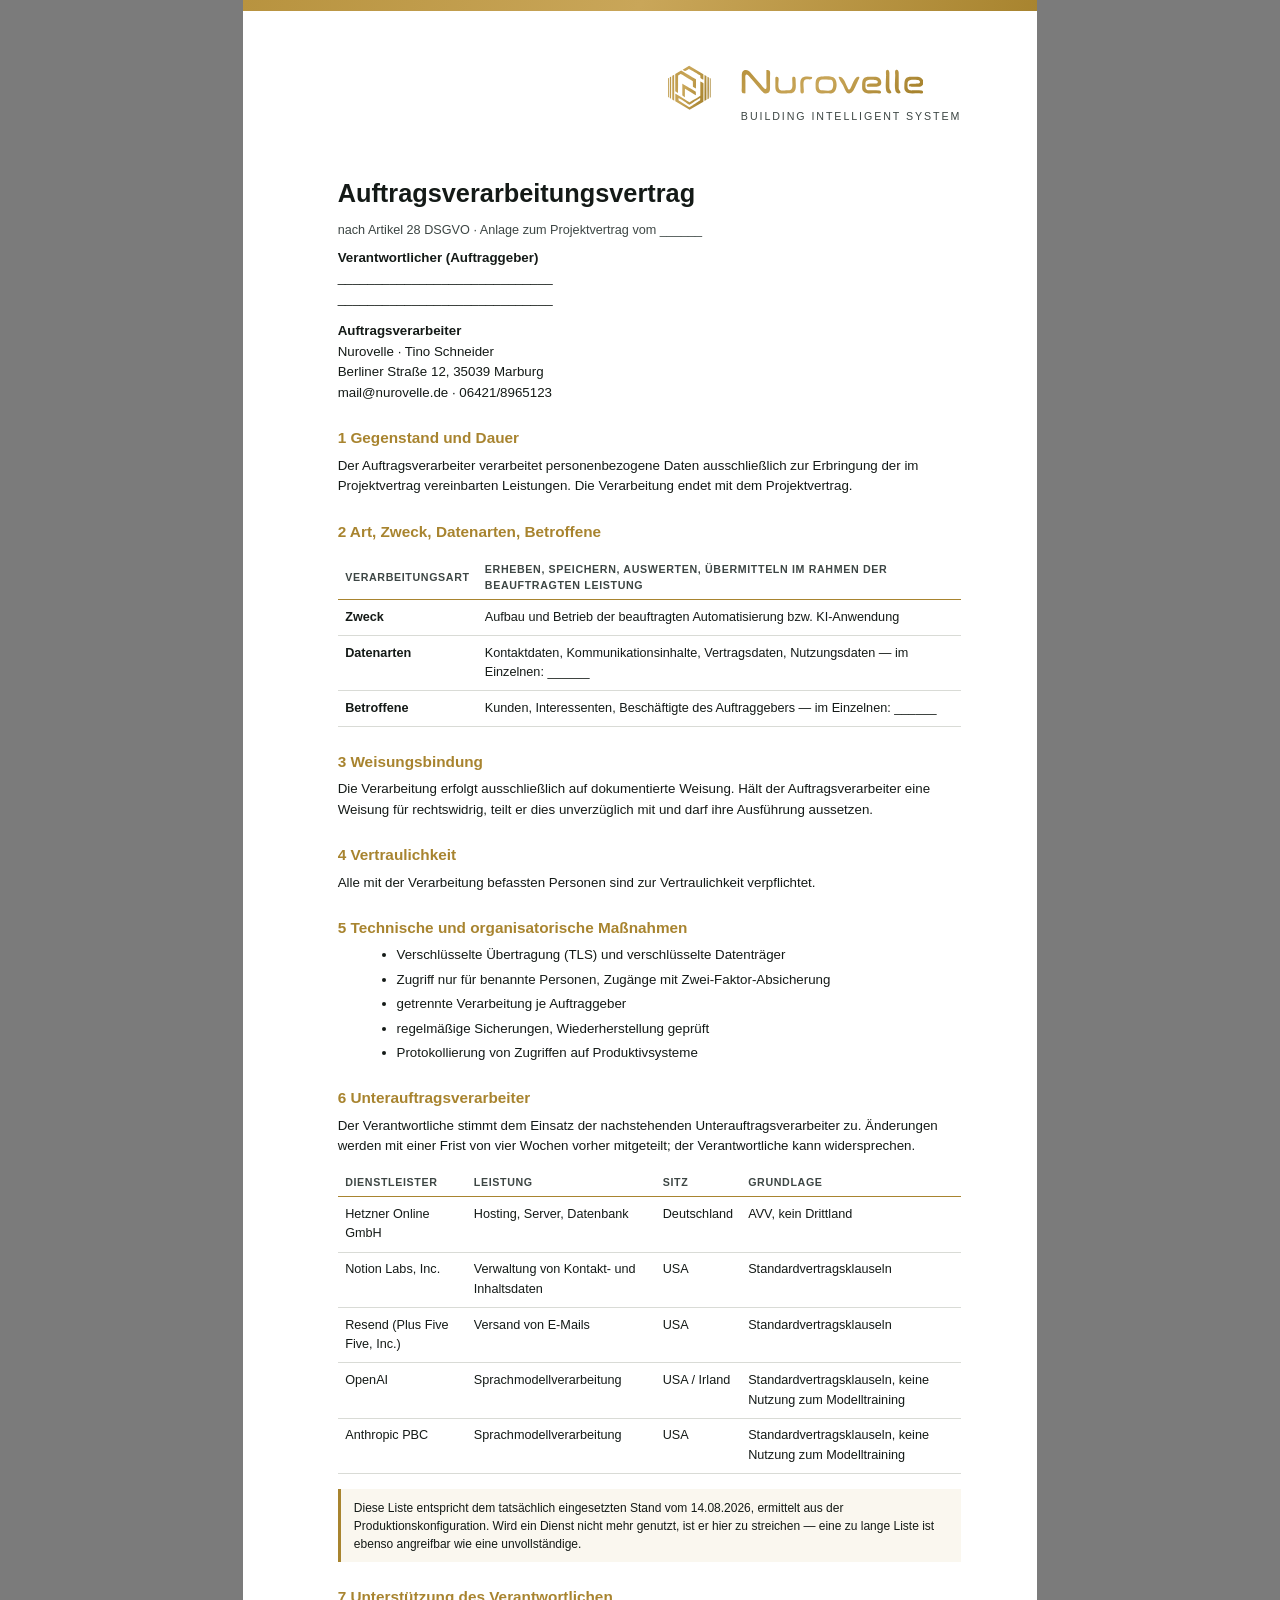
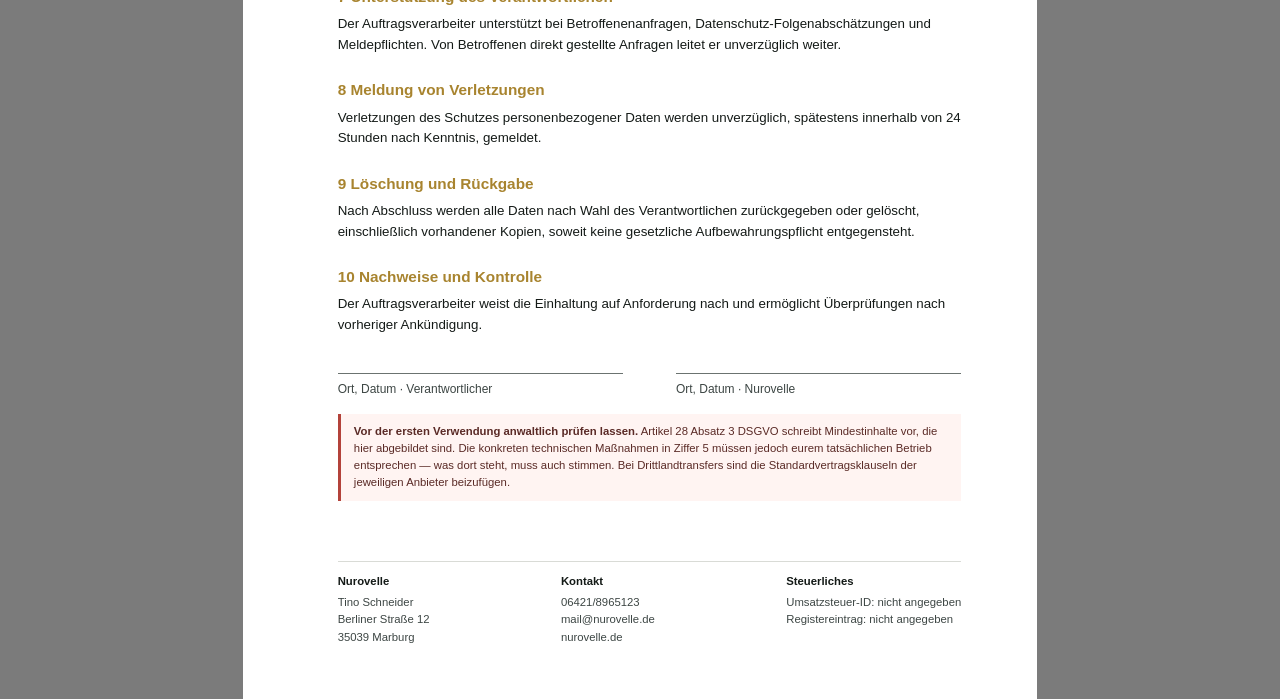
<file: data/marke/avv.html>
<!doctype html><html lang="de"><head><meta charset="utf-8">
<title>Nurovelle — Auftragsverarbeitungsvertrag</title>
<style>
/* Nurovelle Briefkopf, DIN 5008 Form B
   Stand: 2026-08-14 · Status: fertig
   Logo: Bild- und Wortmarke aus assets/hero/, auf den Goldverlauf des Styleguides umgefaerbt

   Bewusst hell: ein Geschäftsbrief wird gedruckt. Der dunkle Markenauftritt
   gehört auf den Bildschirm; auf Papier frisst mattes Schwarz eine Tonerpatrone
   und liest sich schlechter. Die Marke trägt hier über die Wortmarke in Gold,
   den Goldbalken und die Typografie — nicht über die Fläche.

   DIN 5008 Form B eingehalten, damit der Brief in ein Fensterkuvert passt:
   Anschriftfeld 45 mm vom oberen Rand, 85 mm breit, 40 mm hoch;
   Falzmarken bei 87 mm und 192 mm, Lochmarke bei 148,5 mm;
   Seitenränder 25 mm links, 20 mm rechts.

   Drucken: Browser › Drucken › A4, Ränder „keine", Hintergrundgrafiken an.
*/
@page { size: A4; margin: 0; }
:root{
  --gold:#C9A659; --gold-deep:#A8842F; --gold-light:#B8933F;
  --ink:#141a17; --muted:#4a534f; --line:#d9dbd6;
}
*{box-sizing:border-box;margin:0}
body{background:#7b7b7b;font-family:Inter,Arial,sans-serif;color:var(--ink)}

.blatt{position:relative;width:210mm;height:297mm;margin:0 auto;background:#fff;
  padding:0;overflow:hidden}
@media print{ body{background:#fff} .blatt{margin:0;box-shadow:none} }

/* Goldbalken als einziger Flächenakzent */
.kante{position:absolute;top:0;left:0;right:0;height:3mm;
  background:linear-gradient(110deg,#B8933F 0%,#C9A659 50%,#A8842F 100%)}

/* Kopf: Wortmarke rechts, damit das Anschriftfeld links frei bleibt */
.kopf{position:absolute;top:12mm;right:20mm;display:flex;align-items:center;gap:5mm}
.bildmarke{height:24mm;width:auto;display:block}
.wortblock{text-align:right}
.wortmarke{height:11mm;width:auto;display:block}
.claim{font-size:8pt;letter-spacing:.18em;text-transform:uppercase;
  color:#3d4644;margin-top:2.5mm;font-weight:500}

/* Rücksendeangabe und Anschriftfeld nach DIN 5008 Form B */
.ruecksende{position:absolute;left:25mm;top:45mm;width:85mm;font-size:7.5pt;
  color:#4a534f;border-bottom:.3pt solid var(--line);padding-bottom:1mm}
.anschrift{position:absolute;left:25mm;top:50mm;width:85mm;height:35mm;
  font-size:11pt;line-height:1.45}

/* Infoblock rechts neben dem Anschriftfeld */
.info{position:absolute;right:20mm;top:45mm;width:60mm;font-size:8.5pt;
  line-height:1.6;color:var(--ink)}
.info dt{color:#55605c;font-size:8pt;letter-spacing:.06em;
  text-transform:uppercase;margin-top:2.5mm}
.info dd{margin:0}
.info a{color:var(--gold-deep);text-decoration:none}

/* Betreff und Textbereich */
.betreff{position:absolute;left:25mm;right:20mm;top:98.4mm;font-size:11pt;
  font-weight:700}
.text{position:absolute;left:25mm;right:20mm;top:107mm;bottom:38mm;
  font-size:11pt;line-height:1.5}

/* Falz- und Lochmarken */
.marke{position:absolute;left:5mm;width:5mm;height:0;border-top:.4pt solid #9aa0a6}
.falz1{top:87mm} .falz2{top:192mm}
.loch{position:absolute;left:3.5mm;top:148.5mm;width:8mm;height:0;
  border-top:.5pt solid #9aa0a6}

/* Fuß: Pflichtangaben */
.fuss{position:absolute;left:25mm;right:20mm;bottom:14mm;padding-top:3mm;
  border-top:.5pt solid var(--line);
  display:flex;justify-content:space-between;gap:8mm;
  font-size:8.5pt;line-height:1.55;color:#3d4644}
.fuss b{display:block;color:var(--ink);font-weight:600;margin-bottom:.8mm}

/* Dokumentspezifisch: Fliesstext statt Briefaufbau. */
.inhalt{position:absolute;left:25mm;right:20mm;top:52mm;bottom:38mm;font-size:10pt;
  line-height:1.55;overflow:visible}
.inhalt h1{font-family:'Exo 2',Arial,sans-serif;font-size:19pt;font-weight:700;
  margin-bottom:2mm;color:var(--ink)}
.inhalt h2{font-family:'Exo 2',Arial,sans-serif;font-size:11.5pt;font-weight:700;
  margin:6mm 0 1.5mm;color:#A8842F}
.inhalt p{margin-bottom:2mm}
.inhalt ul{margin:1mm 0 2mm 5mm}
.inhalt li{margin-bottom:1mm}
.vor{color:#3d4644;font-size:9.5pt;margin-bottom:5mm}
table.pos{width:100%;border-collapse:collapse;margin:3mm 0;font-size:9.5pt}
table.pos th{text-align:left;border-bottom:1pt solid #A8842F;padding:1.5mm 2mm;
  font-size:8pt;letter-spacing:.06em;text-transform:uppercase;color:#3d4644}
table.pos td{border-bottom:.4pt solid var(--line);padding:2mm;vertical-align:top}
table.pos td.r,table.pos th.r{text-align:right;white-space:nowrap}
table.pos tr.summe td{border-top:1pt solid #A8842F;border-bottom:none;
  font-weight:700;padding-top:2.5mm}
.hinweis{border-left:2.5pt solid #A8842F;background:#faf7ef;padding:2.5mm 3.5mm;
  margin:4mm 0;font-size:9pt;line-height:1.5}
.unterschrift{display:flex;gap:14mm;margin-top:10mm;font-size:9pt}
.unterschrift div{flex:1;border-top:.5pt solid #6b7370;padding-top:1.5mm;color:#3d4644}
.pruef{background:#fff4f2;border-left:2.5pt solid #b3423a;padding:2.5mm 3.5mm;
  margin:4mm 0;font-size:8.5pt;line-height:1.5;color:#5a2a26}


/* Fliesslayout statt absoluter Positionierung – siehe Kommentarkopf. */
.blatt{height:auto;min-height:297mm;padding:0 20mm 0 25mm;display:flex;
  flex-direction:column}
.kopf{position:static;align-self:flex-end;margin-top:12mm;margin-right:0}
.inhalt{position:static;left:auto;right:auto;top:auto;bottom:auto;
  margin-top:10mm;flex:1 0 auto}
.fuss{position:static;left:auto;right:auto;bottom:auto;
  margin-top:12mm;margin-bottom:14mm;page-break-inside:avoid}
.marke,.loch{display:none}
@media print{ .blatt{min-height:0} }
</style></head><body>
<div class="blatt">
  <div class="kante"></div>
  <div class="kopf">
    <svg class="bildmarke" viewBox="0 0 794 1123" role="img" aria-label="Nurovelle Bildmarke">
      <defs><linearGradient id="gA" x1="0" y1="0" x2="1" y2="0.36">
        <stop offset="0%" stop-color="#B8933F"/><stop offset="50%" stop-color="#C9A659"/>
        <stop offset="100%" stop-color="#A8842F"/>
      </linearGradient></defs>
      <path d="m 385.61042,257.66989 -80.24023,47.73633 4.70898,3.00391 c 10.98855,7.01049 23.88039,13.87497 26.02149,13.85547 1.22556,-0.0112 12.105,-5.9174 24.17578,-13.125 12.07078,-7.2076 22.65564,-13.10547 23.52344,-13.10547 1.95044,0 18.74386,9.64567 76.52929,43.96094 24.75,14.69752 49.05,29.09904 54,32.00195 11.22327,6.58186 10.46625,5.07713 10.48438,20.85351 l 0.0156,13.31446 0.98828,1.8457 c 0.78459,1.46602 22.1753,14.9305 31.45117,19.79688 1.06678,0.55962 2.52928,0.79219 3.25,0.51562 l 1.31055,-0.5039 V 392.08396 362.582 Z m -99.04297,58.92188 -72.73828,43.27539 v 105.20703 108.68945 l 3.75,2.57032 c 2.0625,1.4142 8.7,5.51308 14.75,9.10742 11.24171,6.67877 14.82004,7.80672 15.89258,5.01172 0.33385,-0.86998 0.6151,-48.68248 0.62305,-106.25 0.008,-57.56751 0.37844,-105.24017 0.82226,-105.93946 0.44383,-0.69929 7.29912,-5.11049 15.23438,-9.80273 l 14.42773,-8.53125 2.51367,0.34375 c 1.38215,0.18966 29.73215,16.48877 63,36.21875 33.26784,19.72998 66.33633,39.31978 73.48633,43.5332 l 13,7.66016 0.58203,34.92578 c 0.32026,19.20849 0.6578,35.01956 0.75,35.13672 0.43344,0.55055 27.18775,16.25787 31.03907,18.22266 l 4.36718,2.22656 0.91211,-0.91406 0.91406,-0.91211 0.62696,-52.96289 c 0.34519,-29.12926 0.32621,-54.16592 -0.043,-55.63672 l -0.67188,-2.67383 -39.23828,-23.39258 c -63.75696,-38.00993 -135.96271,-80.67947 -144,-85.11328 z m -86.42383,51.41797 -22.90039,13.62305 -0.24804,151.77539 -0.23047,141.52343 23.98242,14.2793 -0.0117,-153.12891 c -0.007,-89.81247 -0.27322,-162.27569 -0.5918,-168.07226 z m 375.8086,2.98047 -0.38086,67.37304 c -0.43067,76.04826 -0.18779,201.2085 0.33984,254.64844 l 23.89453,-14.21484 -0.22265,-151.05274 -0.21094,-142.81054 z m -413.12305,19.21875 -16.51562,9.82422 -0.25977,126.0332 c -0.14061,68.33737 -0.0226,121.74823 0.23828,130.72461 l 16.00196,9.52539 c 0.29529,-10.6327 0.53515,-66.28466 0.53515,-139.00195 z m 449.96875,2.71679 -0.24414,33.79297 c -0.32664,44.96349 -0.32707,122.30472 0,171.86914 l 0.47852,72.33985 16.16015,-9.61328 c 0.30346,-16.73835 0.48748,-71.37743 0.375,-145.95704 l -0.16992,-112.54882 z m -478.23047,14.09571 -10.21484,6.07812 -0.13281,143.37695 c -0.0311,33.77626 0.0334,60.80287 0.0957,87.23047 l 10.25195,6.10352 v -93.6543 z m 506.93555,2.99414 -0.10352,114.23242 c -0.0525,56.89109 0.0741,99.50377 0.26368,129.64648 l 10.08398,-5.99804 V 523.92771 416.11325 Z m -116.63086,41.49219 -1.04297,0.64453 v 87.75 87.75 l -1.25,1.56836 c -0.6875,0.8618 -12.95,8.52503 -27.25,17.02929 -14.3,8.50426 -43.65127,26.12661 -65.22461,39.16211 l -39.22461,23.70117 -3.17578,-1.64257 c -1.74653,-0.90316 -19.42026,-12.00632 -39.27539,-24.67383 -19.85513,-12.6675 -57.39192,-35.82297 -83.41601,-51.45703 l -47.31641,-28.42579 -1.68359,0.32422 -1.6836,0.32618 v 53.82421 39.90821 L 391.45808,802.74997 562.18855,701.17575 c 0.3382,-11.1453 0.61794,-53.1837 0.625,-109.95703 l 0.0156,-117.31445 -0.99805,-1.86524 c -1.26018,-2.35466 -35.54903,-21.40264 -36.95898,-20.53124 z m -221.88281,28.0332 -0.83008,0.83008 -0.83008,0.83007 -0.27539,71.71875 -0.27539,71.71875 2.27539,2.07227 c 1.25142,1.13939 7.85855,5.96666 14.68164,10.72852 6.8231,4.76187 12.8981,8.49499 13.5,8.29492 l 1.09375,-0.36328 0.61133,-49.41797 c 0.71125,-57.52336 0.50994,-52.91797 2.3125,-52.91797 0.78297,0 30.59547,17.50827 66.25,38.9082 l 64.82617,38.91016 1.26953,-1.04883 1.26953,-1.04687 -0.26953,-20.55079 -0.26953,-20.55078 -44,-26.35156 C 371.34418,519.57322 315.25948,486.30335 308.15925,482.3906 Z m -47.96289,176.33984 c 0.5332,-0.3465 15.62037,8.78972 33.52539,20.30274 17.90503,11.51301 47.10428,30.30181 64.88867,41.75195 17.78438,11.45013 33.23093,20.99946 34.32422,21.22266 l 1.98633,0.40625 36.05468,-22.92579 c 19.8295,-12.60912 49.19783,-31.35831 65.26368,-41.66601 16.06585,-10.30771 29.65368,-18.45353 30.19531,-18.10156 l 0.98437,0.64062 -0.0137,13.18945 c -0.0162,14.68383 0.077,14.36647 -5.2168,17.67383 -2.09228,1.30719 -21.13598,13.85306 -42.32031,27.87891 -21.18433,14.02585 -48.74601,32.16988 -61.24804,40.32031 -12.50203,8.15043 -23.64167,14.81836 -24.75391,14.81836 -1.11222,0 -25.54834,-15.11113 -54.30274,-33.58008 -73.49013,-47.20269 -78.37073,-50.42658 -79.41015,-52.46875 l -0.92578,-1.82031 v -13.50586 -13.50586 z" fill="url(#gA)"/>
    </svg>
    <div class="wortblock">
      <svg class="wortmarke" viewBox="0 0 1098 250" role="img" aria-label="Nurovelle">
        <defs><linearGradient id="gB" x1="0" y1="0" x2="1" y2="0.36">
          <stop offset="0%" stop-color="#B8933F"/><stop offset="50%" stop-color="#C9A659"/>
        <stop offset="100%" stop-color="#A8842F"/>
        </linearGradient></defs>
        <path d="m 26.682447,206.69632 v -47 -29 c 0,-7.35102 -4.03613,-34.645835 4.45976,-37.833485 9.24189,-3.46756 26.56976,21.863515 31.87106,27.833485 20.02857,22.55486 38.628603,46.19669 58.382803,68.9874 10.12708,11.68374 23.90363,22.55764 40.25972,15.05124 11.85118,-5.43894 13.01566,-17.58448 13.02608,-29.03864 l 5.8e-4,-73 c 0,-8.798335 2.60744,-22.842075 -1.8887,-30.723805 -4.0067,-7.02375 -13.17504,-6.26529 -20.1113,-6.27619 v 46.999995 30 c 0,6.88732 3.87953,34.72746 -3.67392,37.83349 -8.2498,3.39236 -25.6281,-23.38221 -30.39284,-28.83349 C 97.988187,128.09667 77.609577,104.26741 56.943397,80.703405 47.199067,69.592725 33.604287,60.972865 18.690497,68.318655 5.9454867,74.596215 4.6879567,87.083005 4.6826667,99.696325 l -2.2e-4,70.999995 c 0,8.61755 -2.91612,23.99377 1.79891,31.54025 3.8674403,6.18988 14.0065003,4.45946 20.2010903,4.45975 M 874.93528,67.403145 c -5.4996,4.68041 -2.2528,23.62833 -2.2528,30.29318 0,28.885405 -5.8264,64.917615 0.9183,92.999755 2.3991,9.98852 18.3537,23.21814 28.7382,14.29351 7.8854,-6.77691 -9.4435,-20.83119 -9.6283,-29.29351 -0.6691,-30.63646 -0.013,-61.35538 -0.028,-91.999755 0,-8.34811 -5.1826,-26.98599 -17.7469,-16.29318 m 55.0898,0 c -5.5822,4.78372 -2.3426,23.53412 -2.3426,30.29318 0,28.973665 -5.7074,64.832225 1.1743,92.999355 2.4052,9.84463 18.227,23.12701 28.5714,14.29394 7.9705,-6.80596 -8.8606,-20.07641 -8.8111,-28.29397 0.1887,-31.3132 0.3939,-62.66408 0.045,-93.976405 -0.096,-8.6159 -7.0126,-25.27817 -18.6376,-15.3161 M 209.57112,108.04041 c -3.83797,2.37407 -2.88177,8.84795 -2.88778,12.65658 l -8.9e-4,35.99933 c 0,13.69031 -1.69554,28.96288 8.36917,39.84305 16.14108,17.44887 53.08298,10.16577 74.63083,10.15674 9.70401,-0.004 18.71616,-0.39038 26.8212,-6.45369 19.17917,-14.34776 12.17938,-50.63654 12.1788,-71.5461 -2.7e-4,-10.17991 -0.25693,-26.16336 -15.60089,-21.31234 -7.44367,2.35333 -4.39911,19.30259 -4.39911,25.31234 0,24.87558 7.45078,55.93841 -26,55.99862 -13.46542,0.0242 -41.31789,5.25527 -51.38422,-5.43546 -11.99791,-12.74212 -3.70305,-49.0423 -4.70251,-65.55277 -0.48763,-8.05523 -9.17699,-14.52063 -17.0246,-9.6663 m 218.11133,-0.34409 c -16.05447,-2.48913 -46.26498,-5.65298 -59.63702,5.19263 -16.44754,13.34006 -10.36298,45.08273 -10.36298,63.80737 0,7.33257 -1.08755,15.70126 0.53253,22.88823 1.47681,6.55141 12.98627,10.4659 17.76071,4.85892 3.48712,-4.09517 1.70676,-13.74886 1.70676,-18.74715 0,-14.10571 -5.94232,-46.40023 3.87161,-57.47386 13.4603,-15.18802 49.82056,8.1976 46.12839,-20.52614 m 48,-0.34228 c -28.19373,5.03045 -27.00388,32.95604 -26.99994,55.34228 0.002,11.80937 -0.0499,24.53056 8.45404,33.79538 14.95429,16.29239 45.60465,10.20462 65.5459,10.20462 8.15192,0 16.9798,0.91742 25,-0.75842 30.93005,-6.46288 34.78888,-68.63007 16.29962,-88.9373 -15.75159,-17.300395 -66.83963,-13.47556 -88.29962,-9.64656 m 111,0.34228 c 5.05682,18.0714 19.12781,35.24932 27.7251,52 6.66205,12.98012 11.54529,30.57019 21.25329,41.53201 6.69104,7.55521 22.29407,7.60341 29.5846,0.88774 17.36102,-15.99205 28.04461,-50.41357 38.70361,-71.41975 2.211,-4.35734 13.5221,-20.57776 5.30322,-23.31904 -22.91626,-7.643385 -36.85638,41.22375 -44.94073,56.31904 -2.02875,3.78818 -9.28369,23.0632 -15.05664,20.22262 -5.51599,-2.71414 -8.6781,-14.06855 -11.40985,-19.22262 -11.44794,-21.5989 -21.57862,-62.18032 -51.1626,-57 m 174,-0.49864 c -30.02448,3.53293 -32,27.85584 -32,52.49864 0,10.49237 -0.98639,21.63183 4.69916,30.99292 14.68152,24.1727 54.38107,16.00708 78.30087,16.00708 7.1709,0 21.7929,2.78293 27.9637,-1.25282 7.5388,-4.93044 -0.6173,-15.18514 -6.988,-15.63541 -18.2222,-1.28789 -36.7041,-1.10445 -54.97573,-1.11198 -8.43591,-0.003 -18.24072,0.73299 -24.33215,-6.29247 -6.25153,-7.21008 -4.66944,-18.86847 -4.66779,-27.70732 10e-4,-7.75894 -0.71429,-16.35963 4.7843,-22.61734 9.99195,-11.37141 41.36617,-7.54051 55.21537,-6.17103 5.338,0.52784 10.556,2.89229 13.0873,7.89343 4.1336,8.16695 -3.3816,14.32861 -11.0879,14.29678 -13.7468,-0.0568 -28.34386,-1.41368 -41.99828,0.33519 -5.70849,0.73116 -12.75787,3.16689 -12.35022,10.22036 0.67408,11.66409 21.72504,8.04261 29.3494,8.04261 14.3612,0 35.5685,3.75496 47.9038,-5.16047 19.4154,-14.03258 9.2617,-45.16014 -10.904,-52.22809 -8.3759,-2.93567 -17.2591,-2.61121 -25.9998,-2.61144 -11.88443,-3e-4 -24.18246,-0.88919 -36.00003,0.50136 m 253.00005,0.0313 c -29.78802,3.90193 -30.50452,27.3198 -31.03932,51.46736 -0.2506,11.31407 -1.5268,22.85603 4.8153,32.97336 14.50962,23.14631 55.06622,15.02664 78.22402,15.02664 7.171,0 20.8368,2.61096 27.1112,-1.25282 7.6314,-4.69944 0.3848,-14.87746 -6.1354,-15.56032 -17.9122,-1.87598 -36.952,-1.18369 -54.9758,-1.18694 -8.6012,-0.002 -18.9576,0.88799 -25.1348,-6.38868 -5.9862,-7.05158 -4.8662,-18.00843 -4.8652,-26.61124 10e-4,-8.32492 -0.6179,-17.15513 5.4845,-23.71342 10.5103,-11.29547 40.2942,-7.15035 54.5153,-6.15178 5.6915,0.39964 11.223,2.57336 13.904,7.96988 4.8633,9.78932 -5.1747,13.5661 -12.904,14.21869 -13.8964,1.17325 -28.0668,-0.29483 -41.995,0.82394 -5.5346,0.44457 -11.4783,3.32877 -11.1126,9.79968 0.6565,11.61563 21.5233,8.05301 29.1078,8.05301 14.1781,0 35.4802,3.79663 47.8685,-4.50435 20.5524,-13.77143 9.599,-46.07774 -10.8685,-52.96311 -8.3984,-2.82529 -17.2642,-2.53231 -26,-2.53254 -11.8495,-3e-4 -24.2335,-1.00866 -36,0.53264 m -532.97319,18.16616 c 14.59344,-3.57033 32.97732,-0.70196 47.97314,-0.69872 6.18414,10e-4 13.53094,-0.89644 18.43225,3.68027 11.24249,10.49795 10.1543,55.48605 -6.44079,60.22403 -14.63428,4.17815 -34.7331,0.12885 -49.99146,0.094 -6.09134,-0.0139 -12.73895,0.22745 -17.27161,-4.57863 -9.91638,-10.51454 -9.10699,-54.70731 7.29847,-58.72095 m -310.31553,130.56498 1.1852,2.46675 -1.1852,-2.46675 m 21.28867,35.73622 h 5 v -38 c -9.19643,3.56836 -5,29.54399 -5,38 m 44,-38 v 15 c -29.02676,-14.86211 -25.17154,36.84564 0,19 v 4 h 5 c 0,-8.97198 4.42047,-33.7009 -5,-38 m 27,7 c 2.96573,-9.02199 -8.06819,-3.69562 0,0 m 263,-7 v 38 h 5 v -38 h -5 m 23,0 v 38 h 5 v -38 h -5 m 23,6 c 7.18213,-1.53625 2.07587,-7.10335 0,0 m 200,22 c 4.16418,10.90604 25.62873,16.58078 27.72673,0.97516 1.5977,-11.88516 -13.5555,-9.55104 -18.58659,-15.84427 -5.27283,-6.59558 6.70829,-7.78711 10.54489,-6.16913 2.4722,1.04254 4.7529,2.20751 7.315,3.03824 -3.2645,-10.58342 -22.84842,-14.36263 -25.13278,-0.94566 -2.20453,12.94798 15.35048,9.45713 19.42008,17.37651 3.6704,7.14247 -8.19816,7.4339 -11.97459,5.7333 -3.24493,-1.46125 -5.80529,-3.29881 -9.31274,-4.16415 m -691.000003,-27 v 37 c 9.5962,0 43.974703,-3.05516 24.000003,-19 v -2 c 15.02416,-15.17117 -16.129333,-16 -24.000003,-16 m 310.000003,0 v 37 h 5 v -37 h -5 m -305.000003,16 v -12 c 19.811783,0.0166 19.811783,11.9834 0,12 m 372.000003,-12 v 7 l -5,4 h 5 c 1.2e-4,10.85274 -1.60977,21.48518 12,22 v -4 c -8.51215,-2.29901 -6.99878,-10.72369 -7,-18 h 7 v -4 h -7 v -7 h -5 m 263,0 1,7 h -5 v 4 c 10.82068,5.19098 -2.0788,21.68689 16,22 v -4 c -8.51208,-2.29901 -6.99884,-10.72371 -7,-18 h 7 v -4 h -7 v -7 h -5 m 173.00003,0 v 7 h -5 v 4 c 10.0406,6.29874 -0.2011,23.88754 17,21 v -2 c -8.5193,-3.96931 -7.9962,-10.5574 -8,-19 h 7 v -4 h -7 v -7 h -4 m -550.00003,29 c -2.33536,12.5045 -10.51334,8.87393 -20,8 5.01172,8.42966 17.97043,9.36125 22.80496,-0.1284 4.02551,-7.90158 2.03198,-21.27191 1.19504,-29.8716 l -4,3 c -27.66592,-15.12755 -25.86365,35.23343 0,19 m 165,-3 c -8.78598,1.63219 -14.01544,4.41988 -20,-4 3.33408,0 6.6701,0.0305 10.004,-0.0118 22.33169,-0.28312 -2.86142,-26.62789 -12.68747,-8.73154 -8.66348,15.77902 12.52386,26.60043 22.68347,12.74334 m 106,3 c -1.1059,8.91626 -7.45239,12.81331 -15,7 l -5,1 c 5.74084,7.43365 18.67963,10.16638 23.48218,-0.16394 3.8139,-8.20375 1.51782,-20.96149 1.51782,-29.83606 l -5,3 c -26.29321,-15.59802 -25.1709,35.41489 0,19 m 68,-19 c -0.71118,-3.31889 -4.06696,-3.74342 -4.88892,0.0278 -1.52484,6.99596 -0.11108,15.80225 -0.11108,22.9722 h 5 c 0.003,-23.94957 13.99982,-24.13559 14,0 h 5 c 0,-13.16522 -0.23053,-33.33545 -19,-23 m 171.00003,17 c 4.3074,5.6539 20.2356,11.0831 20.4958,-1.00058 0.094,-4.34753 -23.0764,-20.46637 -1.4958,-11.99942 -1.3261,-7.71509 -14.6554,-10.5468 -16.7769,-1.73575 -1.1748,4.87898 22.9019,20.36022 3.867,15.75069 -2.064,-0.4998 -3.9752,-0.82234 -6.0901,-1.01494 m 90,-1 c -7.9912,1.84077 -14.4176,4.72925 -19,-4 h 20 c -1.2104,-14.11829 -21.2499,-22.53366 -24.5224,-4.98224 -2.7979,15.006 16.0396,22.24001 23.5224,8.98224 m -817.00003,-19 c 5e-5,12.80304 0.53281,34.09137 19,23 0.65442,3.05391 2.00658,2.93576 5,3 0,-7.50485 3.1241,-22.29251 -5,-26 -10e-4,24.32501 -13.9996,24.35506 -14,0 h -5 m 42,0 v 26 h 5 v -26 h -5 m 90,0 v 26 h 5 v -26 h -5 m 23,0 v 26 h 5 c 10e-4,-24.3028 13.9996,-24.34474 14,0 h 5 c 0,-13.11183 -0.46579,-32.22778 -19,-23 -0.65442,-3.05392 -2.00656,-2.93576 -5,-3 m 133,0 v 26 h 5 c 10e-4,-24.31079 13.99893,-24.33615 14,0 h 4 c 0,-12.57915 0.49988,-32.68115 -18,-23 -0.65442,-3.05394 -2.00656,-2.93576 -5,-3 m 158,0 -1,26 h 5 v -26 h -4 m 88,19 c -8.81738,1.59389 -13.9939,4.42949 -20,-4 3.33411,0 6.67023,0.0305 10.00403,-0.0118 23.94061,-0.30349 -6.44574,-28.71447 -13.61456,-5.95359 -4.93903,15.68144 15.10266,22.18029 23.61053,9.96539 m 153.00003,-19 c 3.1866,9.30339 16.7898,28.75528 2,33 v 4 c 14.9826,-1.44191 21.5951,-24.05731 24,-37 -7.567,3.13 -9.4377,12.88632 -12,20 -3.9282,-7.11975 -5.2713,-17.63014 -14,-20 m 147,0 v 26 h 5 c 10e-4,-23.92809 12.999,-23.92813 13,0 h 4 c 0,-23.75189 12.9998,-24.08563 13,0 h 5.00002 c 0,-10.98145 -0.79482,-35.40129 -18.00002,-22 h -1 c -5.3506,-4.33594 -10.0317,-4.11552 -16,-1 l -5,-3 m 56.00002,19 c 3.0887,7.34401 17.5679,11.62706 19.6331,0.92181 0.9862,-5.1121 -20.9184,-17.91995 -4.7765,-14.84266 1.7212,0.32811 3.4096,0.65693 5.1434,0.92085 -3.5979,-5.86082 -18.2015,-9.4192 -18.2016,1.00645 0,3.66649 21.9863,18.95304 3.3576,13.43642 -1.7202,-0.50941 -3.4162,-1.00055 -5.156,-1.44287 m -77.00002,-8 h -15 c 3.1965,-8.3381 11.8034,-8.3381 15,0 m -715.75664,-5.68335 c 9.62036,-4.12993 15.49083,11.21661 6.42862,15.39584 -10.05321,4.63625 -15.84663,-11.35276 -6.42862,-15.39584 m 108.93315,-0.23318 c 10.3237,-3.12011 13.77311,13.16568 3.72309,15.59549 -9.60883,2.32315 -12.82923,-12.84337 -3.72309,-15.59549 m 171.82346,5.91653 h -16 c 3.75,-8.31111 12.13635,-8.04637 16,0 m 99.25482,-5.86876 c 10.01306,-3.30969 14.3905,12.8725 4.56873,15.49996 -9.51837,2.54627 -13.90912,-12.41263 -4.56873,-15.49996 m 52.74518,5.86876 -16,-1 c 5.04224,-6.4836 12.51007,-7.24489 16,1 m -571.000003,11 v -13 c 21.942383,0.008 22.068093,12.99269 0,13 z" fill="url(#gB)"/>
      </svg>
      <div class="claim">Building intelligent System</div>
    </div>
  </div>

  <div class="inhalt">
    <h1>Auftragsverarbeitungsvertrag</h1>
    <p class="vor">nach Artikel 28 DSGVO &middot; Anlage zum Projektvertrag vom ______</p>

    <p><b>Verantwortlicher (Auftraggeber)</b><br>_____________________________<br>
    _____________________________</p>
    <p style="margin-top:3mm"><b>Auftragsverarbeiter</b><br>Nurovelle &middot; Tino Schneider<br>
    Berliner Straße 12, 35039 Marburg<br>mail@nurovelle.de &middot; 06421/8965123</p>

    <h2>1 Gegenstand und Dauer</h2>
    <p>Der Auftragsverarbeiter verarbeitet personenbezogene Daten ausschließlich zur
    Erbringung der im Projektvertrag vereinbarten Leistungen. Die Verarbeitung endet mit
    dem Projektvertrag.</p>

    <h2>2 Art, Zweck, Datenarten, Betroffene</h2>
    <table class="pos">
      <tr><th style="width:34mm">Verarbeitungsart</th><th>Erheben, Speichern, Auswerten,
          Übermitteln im Rahmen der beauftragten Leistung</th></tr>
      <tr><td><b>Zweck</b></td><td>Aufbau und Betrieb der beauftragten Automatisierung
          bzw. KI-Anwendung</td></tr>
      <tr><td><b>Datenarten</b></td><td>Kontaktdaten, Kommunikationsinhalte,
          Vertragsdaten, Nutzungsdaten &mdash; im Einzelnen: ______</td></tr>
      <tr><td><b>Betroffene</b></td><td>Kunden, Interessenten, Beschäftigte des
          Auftraggebers &mdash; im Einzelnen: ______</td></tr>
    </table>

    <h2>3 Weisungsbindung</h2>
    <p>Die Verarbeitung erfolgt ausschließlich auf dokumentierte Weisung. Hält der
    Auftragsverarbeiter eine Weisung für rechtswidrig, teilt er dies unverzüglich mit und
    darf ihre Ausführung aussetzen.</p>

    <h2>4 Vertraulichkeit</h2>
    <p>Alle mit der Verarbeitung befassten Personen sind zur Vertraulichkeit verpflichtet.</p>

    <h2>5 Technische und organisatorische Maßnahmen</h2>
    <ul>
      <li>Verschlüsselte Übertragung (TLS) und verschlüsselte Datenträger</li>
      <li>Zugriff nur für benannte Personen, Zugänge mit Zwei-Faktor-Absicherung</li>
      <li>getrennte Verarbeitung je Auftraggeber</li>
      <li>regelmäßige Sicherungen, Wiederherstellung geprüft</li>
      <li>Protokollierung von Zugriffen auf Produktivsysteme</li>
    </ul>

    <h2>6 Unterauftragsverarbeiter</h2>
    <p>Der Verantwortliche stimmt dem Einsatz der nachstehenden Unterauftragsverarbeiter zu.
    Änderungen werden mit einer Frist von vier Wochen vorher mitgeteilt; der
    Verantwortliche kann widersprechen.</p>
    <table class="pos">
      <tr><th>Dienstleister</th><th>Leistung</th><th>Sitz</th><th>Grundlage</th></tr>
      <tr><td>Hetzner Online GmbH</td><td>Hosting, Server, Datenbank</td><td>Deutschland</td>
          <td>AVV, kein Drittland</td></tr>
      <tr><td>Notion Labs, Inc.</td><td>Verwaltung von Kontakt- und Inhaltsdaten</td>
          <td>USA</td><td>Standardvertragsklauseln</td></tr>
      <tr><td>Resend (Plus Five Five, Inc.)</td><td>Versand von E-Mails</td><td>USA</td>
          <td>Standardvertragsklauseln</td></tr>
      <tr><td>OpenAI</td><td>Sprachmodellverarbeitung</td><td>USA / Irland</td>
          <td>Standardvertragsklauseln, keine Nutzung zum Modelltraining</td></tr>
      <tr><td>Anthropic PBC</td><td>Sprachmodellverarbeitung</td><td>USA</td>
          <td>Standardvertragsklauseln, keine Nutzung zum Modelltraining</td></tr>
    </table>
    <div class="hinweis">Diese Liste entspricht dem tatsächlich eingesetzten Stand vom
    14.08.2026, ermittelt aus der Produktionskonfiguration. Wird ein Dienst nicht mehr
    genutzt, ist er hier zu streichen &mdash; eine zu lange Liste ist ebenso angreifbar
    wie eine unvollständige.</div>

    <h2>7 Unterstützung des Verantwortlichen</h2>
    <p>Der Auftragsverarbeiter unterstützt bei Betroffenenanfragen, Datenschutz-Folgen&shy;abschätzungen
    und Meldepflichten. Von Betroffenen direkt gestellte Anfragen leitet er unverzüglich weiter.</p>

    <h2>8 Meldung von Verletzungen</h2>
    <p>Verletzungen des Schutzes personenbezogener Daten werden unverzüglich, spätestens
    innerhalb von 24 Stunden nach Kenntnis, gemeldet.</p>

    <h2>9 Löschung und Rückgabe</h2>
    <p>Nach Abschluss werden alle Daten nach Wahl des Verantwortlichen zurückgegeben oder
    gelöscht, einschließlich vorhandener Kopien, soweit keine gesetzliche
    Aufbewahrungspflicht entgegensteht.</p>

    <h2>10 Nachweise und Kontrolle</h2>
    <p>Der Auftragsverarbeiter weist die Einhaltung auf Anforderung nach und ermöglicht
    Überprüfungen nach vorheriger Ankündigung.</p>

    <div class="unterschrift">
      <div>Ort, Datum &middot; Verantwortlicher</div>
      <div>Ort, Datum &middot; Nurovelle</div>
    </div>
    <div class="pruef"><b>Vor der ersten Verwendung anwaltlich prüfen lassen.</b>
    Artikel 28 Absatz 3 DSGVO schreibt Mindestinhalte vor, die hier abgebildet sind. Die
    konkreten technischen Maßnahmen in Ziffer 5 müssen jedoch eurem tatsächlichen Betrieb
    entsprechen &mdash; was dort steht, muss auch stimmen. Bei Drittlandtransfers sind die
    Standardvertragsklauseln der jeweiligen Anbieter beizufügen.</div>
  </div>
  <div class="fuss">
    <div><b>Nurovelle</b>Tino Schneider<br>Berliner Stra&szlig;e 12<br>35039 Marburg</div>
    <div><b>Kontakt</b>06421/8965123<br>mail@nurovelle.de<br>nurovelle.de</div>
    <div><b>Steuerliches</b>Umsatzsteuer-ID: nicht&nbsp;angegeben<br>Registereintrag: nicht&nbsp;angegeben</div>
  </div>
</div>
</body></html>
</file>
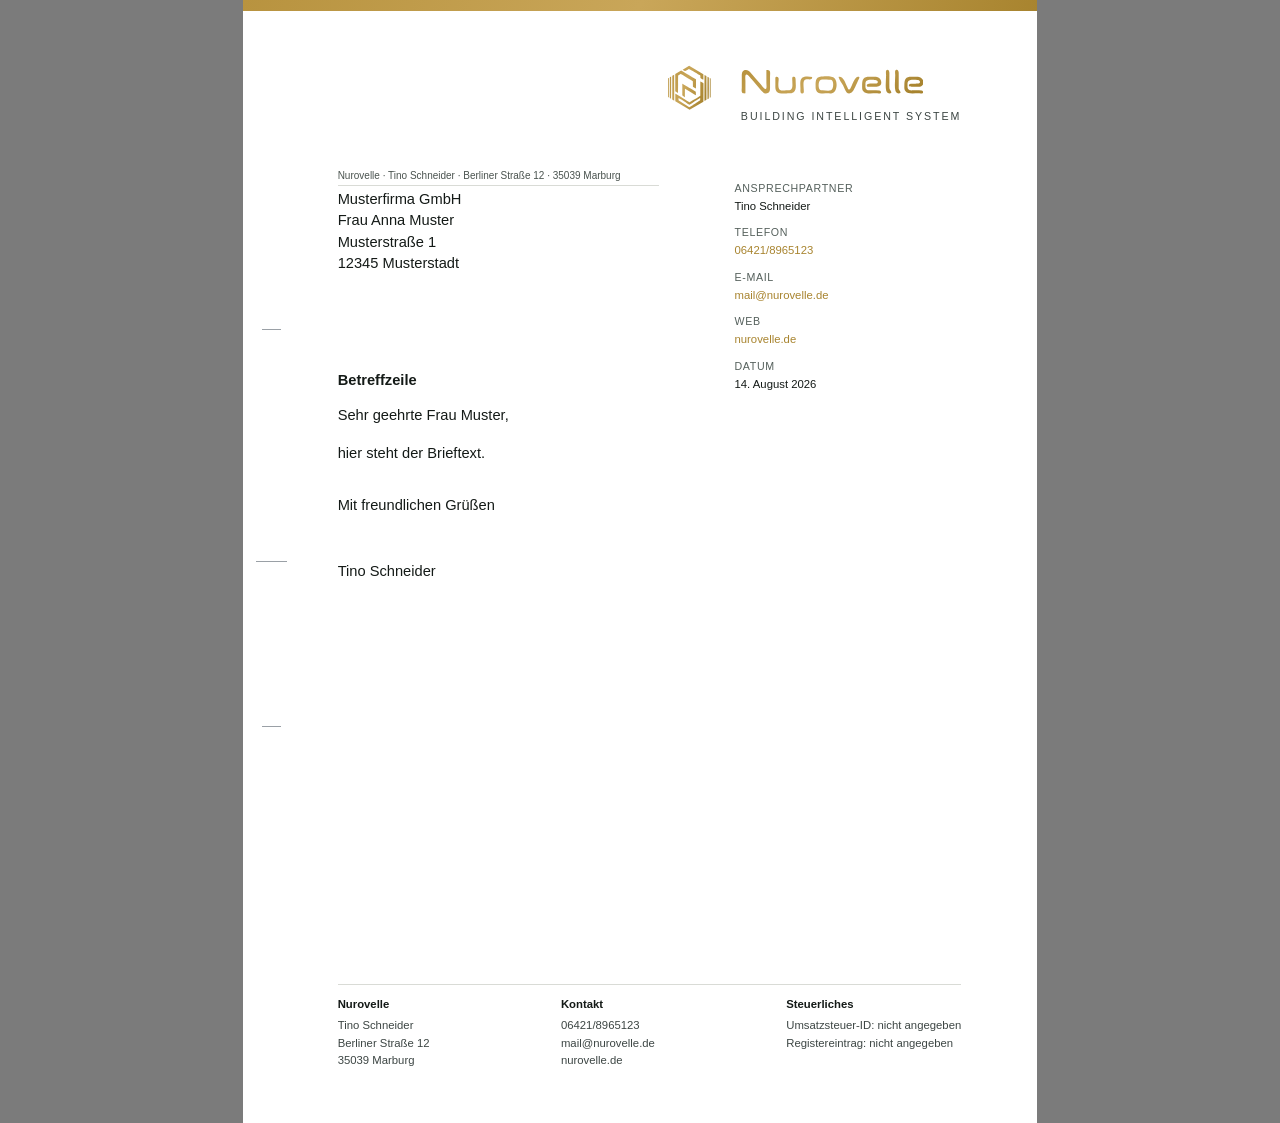
<file: data/marke/briefkopf.html>
<!doctype html><html lang="de"><head><meta charset="utf-8">
<title>Nurovelle — Briefkopf A4</title>
<style>
/* Nurovelle Briefkopf, DIN 5008 Form B
   Stand: 2026-08-14 · Status: fertig
   Logo: Bild- und Wortmarke aus assets/hero/, auf den Goldverlauf des Styleguides umgefaerbt

   Bewusst hell: ein Geschäftsbrief wird gedruckt. Der dunkle Markenauftritt
   gehört auf den Bildschirm; auf Papier frisst mattes Schwarz eine Tonerpatrone
   und liest sich schlechter. Die Marke trägt hier über die Wortmarke in Gold,
   den Goldbalken und die Typografie — nicht über die Fläche.

   DIN 5008 Form B eingehalten, damit der Brief in ein Fensterkuvert passt:
   Anschriftfeld 45 mm vom oberen Rand, 85 mm breit, 40 mm hoch;
   Falzmarken bei 87 mm und 192 mm, Lochmarke bei 148,5 mm;
   Seitenränder 25 mm links, 20 mm rechts.

   Drucken: Browser › Drucken › A4, Ränder „keine", Hintergrundgrafiken an.
*/
@page { size: A4; margin: 0; }
:root{
  --gold:#C9A659; --gold-deep:#A8842F; --gold-light:#B8933F;
  --ink:#141a17; --muted:#4a534f; --line:#d9dbd6;
}
*{box-sizing:border-box;margin:0}
body{background:#7b7b7b;font-family:Inter,Arial,sans-serif;color:var(--ink)}

.blatt{position:relative;width:210mm;height:297mm;margin:0 auto;background:#fff;
  padding:0;overflow:hidden}
@media print{ body{background:#fff} .blatt{margin:0;box-shadow:none} }

/* Goldbalken als einziger Flächenakzent */
.kante{position:absolute;top:0;left:0;right:0;height:3mm;
  background:linear-gradient(110deg,#B8933F 0%,#C9A659 50%,#A8842F 100%)}

/* Kopf: Wortmarke rechts, damit das Anschriftfeld links frei bleibt */
.kopf{position:absolute;top:12mm;right:20mm;display:flex;align-items:center;gap:5mm}
.bildmarke{height:24mm;width:auto;display:block}
.wortblock{text-align:right}
.wortmarke{height:11mm;width:auto;display:block}
.claim{font-size:8pt;letter-spacing:.18em;text-transform:uppercase;
  color:#3d4644;margin-top:2.5mm;font-weight:500}

/* Rücksendeangabe und Anschriftfeld nach DIN 5008 Form B */
.ruecksende{position:absolute;left:25mm;top:45mm;width:85mm;font-size:7.5pt;
  color:#4a534f;border-bottom:.3pt solid var(--line);padding-bottom:1mm}
.anschrift{position:absolute;left:25mm;top:50mm;width:85mm;height:35mm;
  font-size:11pt;line-height:1.45}

/* Infoblock rechts neben dem Anschriftfeld */
.info{position:absolute;right:20mm;top:45mm;width:60mm;font-size:8.5pt;
  line-height:1.6;color:var(--ink)}
.info dt{color:#55605c;font-size:8pt;letter-spacing:.06em;
  text-transform:uppercase;margin-top:2.5mm}
.info dd{margin:0}
.info a{color:var(--gold-deep);text-decoration:none}

/* Betreff und Textbereich */
.betreff{position:absolute;left:25mm;right:20mm;top:98.4mm;font-size:11pt;
  font-weight:700}
.text{position:absolute;left:25mm;right:20mm;top:107mm;bottom:38mm;
  font-size:11pt;line-height:1.5}

/* Falz- und Lochmarken */
.marke{position:absolute;left:5mm;width:5mm;height:0;border-top:.4pt solid #9aa0a6}
.falz1{top:87mm} .falz2{top:192mm}
.loch{position:absolute;left:3.5mm;top:148.5mm;width:8mm;height:0;
  border-top:.5pt solid #9aa0a6}

/* Fuß: Pflichtangaben */
.fuss{position:absolute;left:25mm;right:20mm;bottom:14mm;padding-top:3mm;
  border-top:.5pt solid var(--line);
  display:flex;justify-content:space-between;gap:8mm;
  font-size:8.5pt;line-height:1.55;color:#3d4644}
.fuss b{display:block;color:var(--ink);font-weight:600;margin-bottom:.8mm}
</style></head><body>

<div class="blatt">
  <div class="kante"></div>

  <div class="kopf">
    <svg class="bildmarke" viewBox="0 0 794 1123" role="img" aria-label="Nurovelle Bildmarke">
      <defs><linearGradient id="gA" x1="0" y1="0" x2="1" y2="0.36">
        <stop offset="0%" stop-color="#B8933F"/><stop offset="50%" stop-color="#C9A659"/>
        <stop offset="100%" stop-color="#A8842F"/>
      </linearGradient></defs>
      <path d="m 385.61042,257.66989 -80.24023,47.73633 4.70898,3.00391 c 10.98855,7.01049 23.88039,13.87497 26.02149,13.85547 1.22556,-0.0112 12.105,-5.9174 24.17578,-13.125 12.07078,-7.2076 22.65564,-13.10547 23.52344,-13.10547 1.95044,0 18.74386,9.64567 76.52929,43.96094 24.75,14.69752 49.05,29.09904 54,32.00195 11.22327,6.58186 10.46625,5.07713 10.48438,20.85351 l 0.0156,13.31446 0.98828,1.8457 c 0.78459,1.46602 22.1753,14.9305 31.45117,19.79688 1.06678,0.55962 2.52928,0.79219 3.25,0.51562 l 1.31055,-0.5039 V 392.08396 362.582 Z m -99.04297,58.92188 -72.73828,43.27539 v 105.20703 108.68945 l 3.75,2.57032 c 2.0625,1.4142 8.7,5.51308 14.75,9.10742 11.24171,6.67877 14.82004,7.80672 15.89258,5.01172 0.33385,-0.86998 0.6151,-48.68248 0.62305,-106.25 0.008,-57.56751 0.37844,-105.24017 0.82226,-105.93946 0.44383,-0.69929 7.29912,-5.11049 15.23438,-9.80273 l 14.42773,-8.53125 2.51367,0.34375 c 1.38215,0.18966 29.73215,16.48877 63,36.21875 33.26784,19.72998 66.33633,39.31978 73.48633,43.5332 l 13,7.66016 0.58203,34.92578 c 0.32026,19.20849 0.6578,35.01956 0.75,35.13672 0.43344,0.55055 27.18775,16.25787 31.03907,18.22266 l 4.36718,2.22656 0.91211,-0.91406 0.91406,-0.91211 0.62696,-52.96289 c 0.34519,-29.12926 0.32621,-54.16592 -0.043,-55.63672 l -0.67188,-2.67383 -39.23828,-23.39258 c -63.75696,-38.00993 -135.96271,-80.67947 -144,-85.11328 z m -86.42383,51.41797 -22.90039,13.62305 -0.24804,151.77539 -0.23047,141.52343 23.98242,14.2793 -0.0117,-153.12891 c -0.007,-89.81247 -0.27322,-162.27569 -0.5918,-168.07226 z m 375.8086,2.98047 -0.38086,67.37304 c -0.43067,76.04826 -0.18779,201.2085 0.33984,254.64844 l 23.89453,-14.21484 -0.22265,-151.05274 -0.21094,-142.81054 z m -413.12305,19.21875 -16.51562,9.82422 -0.25977,126.0332 c -0.14061,68.33737 -0.0226,121.74823 0.23828,130.72461 l 16.00196,9.52539 c 0.29529,-10.6327 0.53515,-66.28466 0.53515,-139.00195 z m 449.96875,2.71679 -0.24414,33.79297 c -0.32664,44.96349 -0.32707,122.30472 0,171.86914 l 0.47852,72.33985 16.16015,-9.61328 c 0.30346,-16.73835 0.48748,-71.37743 0.375,-145.95704 l -0.16992,-112.54882 z m -478.23047,14.09571 -10.21484,6.07812 -0.13281,143.37695 c -0.0311,33.77626 0.0334,60.80287 0.0957,87.23047 l 10.25195,6.10352 v -93.6543 z m 506.93555,2.99414 -0.10352,114.23242 c -0.0525,56.89109 0.0741,99.50377 0.26368,129.64648 l 10.08398,-5.99804 V 523.92771 416.11325 Z m -116.63086,41.49219 -1.04297,0.64453 v 87.75 87.75 l -1.25,1.56836 c -0.6875,0.8618 -12.95,8.52503 -27.25,17.02929 -14.3,8.50426 -43.65127,26.12661 -65.22461,39.16211 l -39.22461,23.70117 -3.17578,-1.64257 c -1.74653,-0.90316 -19.42026,-12.00632 -39.27539,-24.67383 -19.85513,-12.6675 -57.39192,-35.82297 -83.41601,-51.45703 l -47.31641,-28.42579 -1.68359,0.32422 -1.6836,0.32618 v 53.82421 39.90821 L 391.45808,802.74997 562.18855,701.17575 c 0.3382,-11.1453 0.61794,-53.1837 0.625,-109.95703 l 0.0156,-117.31445 -0.99805,-1.86524 c -1.26018,-2.35466 -35.54903,-21.40264 -36.95898,-20.53124 z m -221.88281,28.0332 -0.83008,0.83008 -0.83008,0.83007 -0.27539,71.71875 -0.27539,71.71875 2.27539,2.07227 c 1.25142,1.13939 7.85855,5.96666 14.68164,10.72852 6.8231,4.76187 12.8981,8.49499 13.5,8.29492 l 1.09375,-0.36328 0.61133,-49.41797 c 0.71125,-57.52336 0.50994,-52.91797 2.3125,-52.91797 0.78297,0 30.59547,17.50827 66.25,38.9082 l 64.82617,38.91016 1.26953,-1.04883 1.26953,-1.04687 -0.26953,-20.55079 -0.26953,-20.55078 -44,-26.35156 C 371.34418,519.57322 315.25948,486.30335 308.15925,482.3906 Z m -47.96289,176.33984 c 0.5332,-0.3465 15.62037,8.78972 33.52539,20.30274 17.90503,11.51301 47.10428,30.30181 64.88867,41.75195 17.78438,11.45013 33.23093,20.99946 34.32422,21.22266 l 1.98633,0.40625 36.05468,-22.92579 c 19.8295,-12.60912 49.19783,-31.35831 65.26368,-41.66601 16.06585,-10.30771 29.65368,-18.45353 30.19531,-18.10156 l 0.98437,0.64062 -0.0137,13.18945 c -0.0162,14.68383 0.077,14.36647 -5.2168,17.67383 -2.09228,1.30719 -21.13598,13.85306 -42.32031,27.87891 -21.18433,14.02585 -48.74601,32.16988 -61.24804,40.32031 -12.50203,8.15043 -23.64167,14.81836 -24.75391,14.81836 -1.11222,0 -25.54834,-15.11113 -54.30274,-33.58008 -73.49013,-47.20269 -78.37073,-50.42658 -79.41015,-52.46875 l -0.92578,-1.82031 v -13.50586 -13.50586 z" fill="url(#gA)"/>
    </svg>
    <div class="wortblock">
      <svg class="wortmarke" viewBox="0 0 1098 250" role="img" aria-label="Nurovelle">
        <defs><linearGradient id="gB" x1="0" y1="0" x2="1" y2="0.36">
          <stop offset="0%" stop-color="#B8933F"/><stop offset="50%" stop-color="#C9A659"/>
        <stop offset="100%" stop-color="#A8842F"/>
        </linearGradient></defs>
        <path d="m 26.682447,206.69632 v -47 -29 c 0,-7.35102 -4.03613,-34.645835 4.45976,-37.833485 9.24189,-3.46756 26.56976,21.863515 31.87106,27.833485 20.02857,22.55486 38.628603,46.19669 58.382803,68.9874 10.12708,11.68374 23.90363,22.55764 40.25972,15.05124 11.85118,-5.43894 13.01566,-17.58448 13.02608,-29.03864 l 5.8e-4,-73 c 0,-8.798335 2.60744,-22.842075 -1.8887,-30.723805 -4.0067,-7.02375 -13.17504,-6.26529 -20.1113,-6.27619 v 46.999995 30 c 0,6.88732 3.87953,34.72746 -3.67392,37.83349 -8.2498,3.39236 -25.6281,-23.38221 -30.39284,-28.83349 C 97.988187,128.09667 77.609577,104.26741 56.943397,80.703405 47.199067,69.592725 33.604287,60.972865 18.690497,68.318655 5.9454867,74.596215 4.6879567,87.083005 4.6826667,99.696325 l -2.2e-4,70.999995 c 0,8.61755 -2.91612,23.99377 1.79891,31.54025 3.8674403,6.18988 14.0065003,4.45946 20.2010903,4.45975 M 874.93528,67.403145 c -5.4996,4.68041 -2.2528,23.62833 -2.2528,30.29318 0,28.885405 -5.8264,64.917615 0.9183,92.999755 2.3991,9.98852 18.3537,23.21814 28.7382,14.29351 7.8854,-6.77691 -9.4435,-20.83119 -9.6283,-29.29351 -0.6691,-30.63646 -0.013,-61.35538 -0.028,-91.999755 0,-8.34811 -5.1826,-26.98599 -17.7469,-16.29318 m 55.0898,0 c -5.5822,4.78372 -2.3426,23.53412 -2.3426,30.29318 0,28.973665 -5.7074,64.832225 1.1743,92.999355 2.4052,9.84463 18.227,23.12701 28.5714,14.29394 7.9705,-6.80596 -8.8606,-20.07641 -8.8111,-28.29397 0.1887,-31.3132 0.3939,-62.66408 0.045,-93.976405 -0.096,-8.6159 -7.0126,-25.27817 -18.6376,-15.3161 M 209.57112,108.04041 c -3.83797,2.37407 -2.88177,8.84795 -2.88778,12.65658 l -8.9e-4,35.99933 c 0,13.69031 -1.69554,28.96288 8.36917,39.84305 16.14108,17.44887 53.08298,10.16577 74.63083,10.15674 9.70401,-0.004 18.71616,-0.39038 26.8212,-6.45369 19.17917,-14.34776 12.17938,-50.63654 12.1788,-71.5461 -2.7e-4,-10.17991 -0.25693,-26.16336 -15.60089,-21.31234 -7.44367,2.35333 -4.39911,19.30259 -4.39911,25.31234 0,24.87558 7.45078,55.93841 -26,55.99862 -13.46542,0.0242 -41.31789,5.25527 -51.38422,-5.43546 -11.99791,-12.74212 -3.70305,-49.0423 -4.70251,-65.55277 -0.48763,-8.05523 -9.17699,-14.52063 -17.0246,-9.6663 m 218.11133,-0.34409 c -16.05447,-2.48913 -46.26498,-5.65298 -59.63702,5.19263 -16.44754,13.34006 -10.36298,45.08273 -10.36298,63.80737 0,7.33257 -1.08755,15.70126 0.53253,22.88823 1.47681,6.55141 12.98627,10.4659 17.76071,4.85892 3.48712,-4.09517 1.70676,-13.74886 1.70676,-18.74715 0,-14.10571 -5.94232,-46.40023 3.87161,-57.47386 13.4603,-15.18802 49.82056,8.1976 46.12839,-20.52614 m 48,-0.34228 c -28.19373,5.03045 -27.00388,32.95604 -26.99994,55.34228 0.002,11.80937 -0.0499,24.53056 8.45404,33.79538 14.95429,16.29239 45.60465,10.20462 65.5459,10.20462 8.15192,0 16.9798,0.91742 25,-0.75842 30.93005,-6.46288 34.78888,-68.63007 16.29962,-88.9373 -15.75159,-17.300395 -66.83963,-13.47556 -88.29962,-9.64656 m 111,0.34228 c 5.05682,18.0714 19.12781,35.24932 27.7251,52 6.66205,12.98012 11.54529,30.57019 21.25329,41.53201 6.69104,7.55521 22.29407,7.60341 29.5846,0.88774 17.36102,-15.99205 28.04461,-50.41357 38.70361,-71.41975 2.211,-4.35734 13.5221,-20.57776 5.30322,-23.31904 -22.91626,-7.643385 -36.85638,41.22375 -44.94073,56.31904 -2.02875,3.78818 -9.28369,23.0632 -15.05664,20.22262 -5.51599,-2.71414 -8.6781,-14.06855 -11.40985,-19.22262 -11.44794,-21.5989 -21.57862,-62.18032 -51.1626,-57 m 174,-0.49864 c -30.02448,3.53293 -32,27.85584 -32,52.49864 0,10.49237 -0.98639,21.63183 4.69916,30.99292 14.68152,24.1727 54.38107,16.00708 78.30087,16.00708 7.1709,0 21.7929,2.78293 27.9637,-1.25282 7.5388,-4.93044 -0.6173,-15.18514 -6.988,-15.63541 -18.2222,-1.28789 -36.7041,-1.10445 -54.97573,-1.11198 -8.43591,-0.003 -18.24072,0.73299 -24.33215,-6.29247 -6.25153,-7.21008 -4.66944,-18.86847 -4.66779,-27.70732 10e-4,-7.75894 -0.71429,-16.35963 4.7843,-22.61734 9.99195,-11.37141 41.36617,-7.54051 55.21537,-6.17103 5.338,0.52784 10.556,2.89229 13.0873,7.89343 4.1336,8.16695 -3.3816,14.32861 -11.0879,14.29678 -13.7468,-0.0568 -28.34386,-1.41368 -41.99828,0.33519 -5.70849,0.73116 -12.75787,3.16689 -12.35022,10.22036 0.67408,11.66409 21.72504,8.04261 29.3494,8.04261 14.3612,0 35.5685,3.75496 47.9038,-5.16047 19.4154,-14.03258 9.2617,-45.16014 -10.904,-52.22809 -8.3759,-2.93567 -17.2591,-2.61121 -25.9998,-2.61144 -11.88443,-3e-4 -24.18246,-0.88919 -36.00003,0.50136 m 253.00005,0.0313 c -29.78802,3.90193 -30.50452,27.3198 -31.03932,51.46736 -0.2506,11.31407 -1.5268,22.85603 4.8153,32.97336 14.50962,23.14631 55.06622,15.02664 78.22402,15.02664 7.171,0 20.8368,2.61096 27.1112,-1.25282 7.6314,-4.69944 0.3848,-14.87746 -6.1354,-15.56032 -17.9122,-1.87598 -36.952,-1.18369 -54.9758,-1.18694 -8.6012,-0.002 -18.9576,0.88799 -25.1348,-6.38868 -5.9862,-7.05158 -4.8662,-18.00843 -4.8652,-26.61124 10e-4,-8.32492 -0.6179,-17.15513 5.4845,-23.71342 10.5103,-11.29547 40.2942,-7.15035 54.5153,-6.15178 5.6915,0.39964 11.223,2.57336 13.904,7.96988 4.8633,9.78932 -5.1747,13.5661 -12.904,14.21869 -13.8964,1.17325 -28.0668,-0.29483 -41.995,0.82394 -5.5346,0.44457 -11.4783,3.32877 -11.1126,9.79968 0.6565,11.61563 21.5233,8.05301 29.1078,8.05301 14.1781,0 35.4802,3.79663 47.8685,-4.50435 20.5524,-13.77143 9.599,-46.07774 -10.8685,-52.96311 -8.3984,-2.82529 -17.2642,-2.53231 -26,-2.53254 -11.8495,-3e-4 -24.2335,-1.00866 -36,0.53264 m -532.97319,18.16616 c 14.59344,-3.57033 32.97732,-0.70196 47.97314,-0.69872 6.18414,10e-4 13.53094,-0.89644 18.43225,3.68027 11.24249,10.49795 10.1543,55.48605 -6.44079,60.22403 -14.63428,4.17815 -34.7331,0.12885 -49.99146,0.094 -6.09134,-0.0139 -12.73895,0.22745 -17.27161,-4.57863 -9.91638,-10.51454 -9.10699,-54.70731 7.29847,-58.72095 m -310.31553,130.56498 1.1852,2.46675 -1.1852,-2.46675 m 21.28867,35.73622 h 5 v -38 c -9.19643,3.56836 -5,29.54399 -5,38 m 44,-38 v 15 c -29.02676,-14.86211 -25.17154,36.84564 0,19 v 4 h 5 c 0,-8.97198 4.42047,-33.7009 -5,-38 m 27,7 c 2.96573,-9.02199 -8.06819,-3.69562 0,0 m 263,-7 v 38 h 5 v -38 h -5 m 23,0 v 38 h 5 v -38 h -5 m 23,6 c 7.18213,-1.53625 2.07587,-7.10335 0,0 m 200,22 c 4.16418,10.90604 25.62873,16.58078 27.72673,0.97516 1.5977,-11.88516 -13.5555,-9.55104 -18.58659,-15.84427 -5.27283,-6.59558 6.70829,-7.78711 10.54489,-6.16913 2.4722,1.04254 4.7529,2.20751 7.315,3.03824 -3.2645,-10.58342 -22.84842,-14.36263 -25.13278,-0.94566 -2.20453,12.94798 15.35048,9.45713 19.42008,17.37651 3.6704,7.14247 -8.19816,7.4339 -11.97459,5.7333 -3.24493,-1.46125 -5.80529,-3.29881 -9.31274,-4.16415 m -691.000003,-27 v 37 c 9.5962,0 43.974703,-3.05516 24.000003,-19 v -2 c 15.02416,-15.17117 -16.129333,-16 -24.000003,-16 m 310.000003,0 v 37 h 5 v -37 h -5 m -305.000003,16 v -12 c 19.811783,0.0166 19.811783,11.9834 0,12 m 372.000003,-12 v 7 l -5,4 h 5 c 1.2e-4,10.85274 -1.60977,21.48518 12,22 v -4 c -8.51215,-2.29901 -6.99878,-10.72369 -7,-18 h 7 v -4 h -7 v -7 h -5 m 263,0 1,7 h -5 v 4 c 10.82068,5.19098 -2.0788,21.68689 16,22 v -4 c -8.51208,-2.29901 -6.99884,-10.72371 -7,-18 h 7 v -4 h -7 v -7 h -5 m 173.00003,0 v 7 h -5 v 4 c 10.0406,6.29874 -0.2011,23.88754 17,21 v -2 c -8.5193,-3.96931 -7.9962,-10.5574 -8,-19 h 7 v -4 h -7 v -7 h -4 m -550.00003,29 c -2.33536,12.5045 -10.51334,8.87393 -20,8 5.01172,8.42966 17.97043,9.36125 22.80496,-0.1284 4.02551,-7.90158 2.03198,-21.27191 1.19504,-29.8716 l -4,3 c -27.66592,-15.12755 -25.86365,35.23343 0,19 m 165,-3 c -8.78598,1.63219 -14.01544,4.41988 -20,-4 3.33408,0 6.6701,0.0305 10.004,-0.0118 22.33169,-0.28312 -2.86142,-26.62789 -12.68747,-8.73154 -8.66348,15.77902 12.52386,26.60043 22.68347,12.74334 m 106,3 c -1.1059,8.91626 -7.45239,12.81331 -15,7 l -5,1 c 5.74084,7.43365 18.67963,10.16638 23.48218,-0.16394 3.8139,-8.20375 1.51782,-20.96149 1.51782,-29.83606 l -5,3 c -26.29321,-15.59802 -25.1709,35.41489 0,19 m 68,-19 c -0.71118,-3.31889 -4.06696,-3.74342 -4.88892,0.0278 -1.52484,6.99596 -0.11108,15.80225 -0.11108,22.9722 h 5 c 0.003,-23.94957 13.99982,-24.13559 14,0 h 5 c 0,-13.16522 -0.23053,-33.33545 -19,-23 m 171.00003,17 c 4.3074,5.6539 20.2356,11.0831 20.4958,-1.00058 0.094,-4.34753 -23.0764,-20.46637 -1.4958,-11.99942 -1.3261,-7.71509 -14.6554,-10.5468 -16.7769,-1.73575 -1.1748,4.87898 22.9019,20.36022 3.867,15.75069 -2.064,-0.4998 -3.9752,-0.82234 -6.0901,-1.01494 m 90,-1 c -7.9912,1.84077 -14.4176,4.72925 -19,-4 h 20 c -1.2104,-14.11829 -21.2499,-22.53366 -24.5224,-4.98224 -2.7979,15.006 16.0396,22.24001 23.5224,8.98224 m -817.00003,-19 c 5e-5,12.80304 0.53281,34.09137 19,23 0.65442,3.05391 2.00658,2.93576 5,3 0,-7.50485 3.1241,-22.29251 -5,-26 -10e-4,24.32501 -13.9996,24.35506 -14,0 h -5 m 42,0 v 26 h 5 v -26 h -5 m 90,0 v 26 h 5 v -26 h -5 m 23,0 v 26 h 5 c 10e-4,-24.3028 13.9996,-24.34474 14,0 h 5 c 0,-13.11183 -0.46579,-32.22778 -19,-23 -0.65442,-3.05392 -2.00656,-2.93576 -5,-3 m 133,0 v 26 h 5 c 10e-4,-24.31079 13.99893,-24.33615 14,0 h 4 c 0,-12.57915 0.49988,-32.68115 -18,-23 -0.65442,-3.05394 -2.00656,-2.93576 -5,-3 m 158,0 -1,26 h 5 v -26 h -4 m 88,19 c -8.81738,1.59389 -13.9939,4.42949 -20,-4 3.33411,0 6.67023,0.0305 10.00403,-0.0118 23.94061,-0.30349 -6.44574,-28.71447 -13.61456,-5.95359 -4.93903,15.68144 15.10266,22.18029 23.61053,9.96539 m 153.00003,-19 c 3.1866,9.30339 16.7898,28.75528 2,33 v 4 c 14.9826,-1.44191 21.5951,-24.05731 24,-37 -7.567,3.13 -9.4377,12.88632 -12,20 -3.9282,-7.11975 -5.2713,-17.63014 -14,-20 m 147,0 v 26 h 5 c 10e-4,-23.92809 12.999,-23.92813 13,0 h 4 c 0,-23.75189 12.9998,-24.08563 13,0 h 5.00002 c 0,-10.98145 -0.79482,-35.40129 -18.00002,-22 h -1 c -5.3506,-4.33594 -10.0317,-4.11552 -16,-1 l -5,-3 m 56.00002,19 c 3.0887,7.34401 17.5679,11.62706 19.6331,0.92181 0.9862,-5.1121 -20.9184,-17.91995 -4.7765,-14.84266 1.7212,0.32811 3.4096,0.65693 5.1434,0.92085 -3.5979,-5.86082 -18.2015,-9.4192 -18.2016,1.00645 0,3.66649 21.9863,18.95304 3.3576,13.43642 -1.7202,-0.50941 -3.4162,-1.00055 -5.156,-1.44287 m -77.00002,-8 h -15 c 3.1965,-8.3381 11.8034,-8.3381 15,0 m -715.75664,-5.68335 c 9.62036,-4.12993 15.49083,11.21661 6.42862,15.39584 -10.05321,4.63625 -15.84663,-11.35276 -6.42862,-15.39584 m 108.93315,-0.23318 c 10.3237,-3.12011 13.77311,13.16568 3.72309,15.59549 -9.60883,2.32315 -12.82923,-12.84337 -3.72309,-15.59549 m 171.82346,5.91653 h -16 c 3.75,-8.31111 12.13635,-8.04637 16,0 m 99.25482,-5.86876 c 10.01306,-3.30969 14.3905,12.8725 4.56873,15.49996 -9.51837,2.54627 -13.90912,-12.41263 -4.56873,-15.49996 m 52.74518,5.86876 -16,-1 c 5.04224,-6.4836 12.51007,-7.24489 16,1 m -571.000003,11 v -13 c 21.942383,0.008 22.068093,12.99269 0,13 z" fill="url(#gB)"/>
      </svg>
      <div class="claim">Building intelligent System</div>
    </div>
  </div>

  <div class="ruecksende">Nurovelle &middot; Tino Schneider &middot; Berliner Stra&szlig;e 12 &middot; 35039 Marburg</div>

  <div class="anschrift">
    Musterfirma GmbH<br>
    Frau Anna Muster<br>
    Musterstra&szlig;e 1<br>
    12345 Musterstadt
  </div>

  <dl class="info">
    <dt>Ansprechpartner</dt><dd>Tino Schneider</dd>
    <dt>Telefon</dt><dd><a href="tel:+4964218965123">06421/8965123</a></dd>
    <dt>E-Mail</dt><dd><a href="mailto:mail@nurovelle.de">mail@nurovelle.de</a></dd>
    <dt>Web</dt><dd><a href="https://nurovelle.de">nurovelle.de</a></dd>
    <dt>Datum</dt><dd>14. August 2026</dd>
  </dl>

  <div class="betreff">Betreffzeile</div>

  <div class="text">
    <p>Sehr geehrte Frau Muster,</p>
    <p style="margin-top:4mm">hier steht der Brieftext.</p>
    <p style="margin-top:8mm">Mit freundlichen Gr&uuml;&szlig;en<br><br><br>Tino Schneider</p>
  </div>

  <div class="marke falz1"></div>
  <div class="marke falz2"></div>
  <div class="loch"></div>

  <div class="fuss">
    <div><b>Nurovelle</b>Tino Schneider<br>Berliner Stra&szlig;e 12<br>35039 Marburg</div>
    <div><b>Kontakt</b>06421/8965123<br>mail@nurovelle.de<br>nurovelle.de</div>
    <div><b>Steuerliches</b>Umsatzsteuer-ID: nicht&nbsp;angegeben<br>Registereintrag: nicht&nbsp;angegeben</div>
  </div>
</div>

</body></html>
</file>
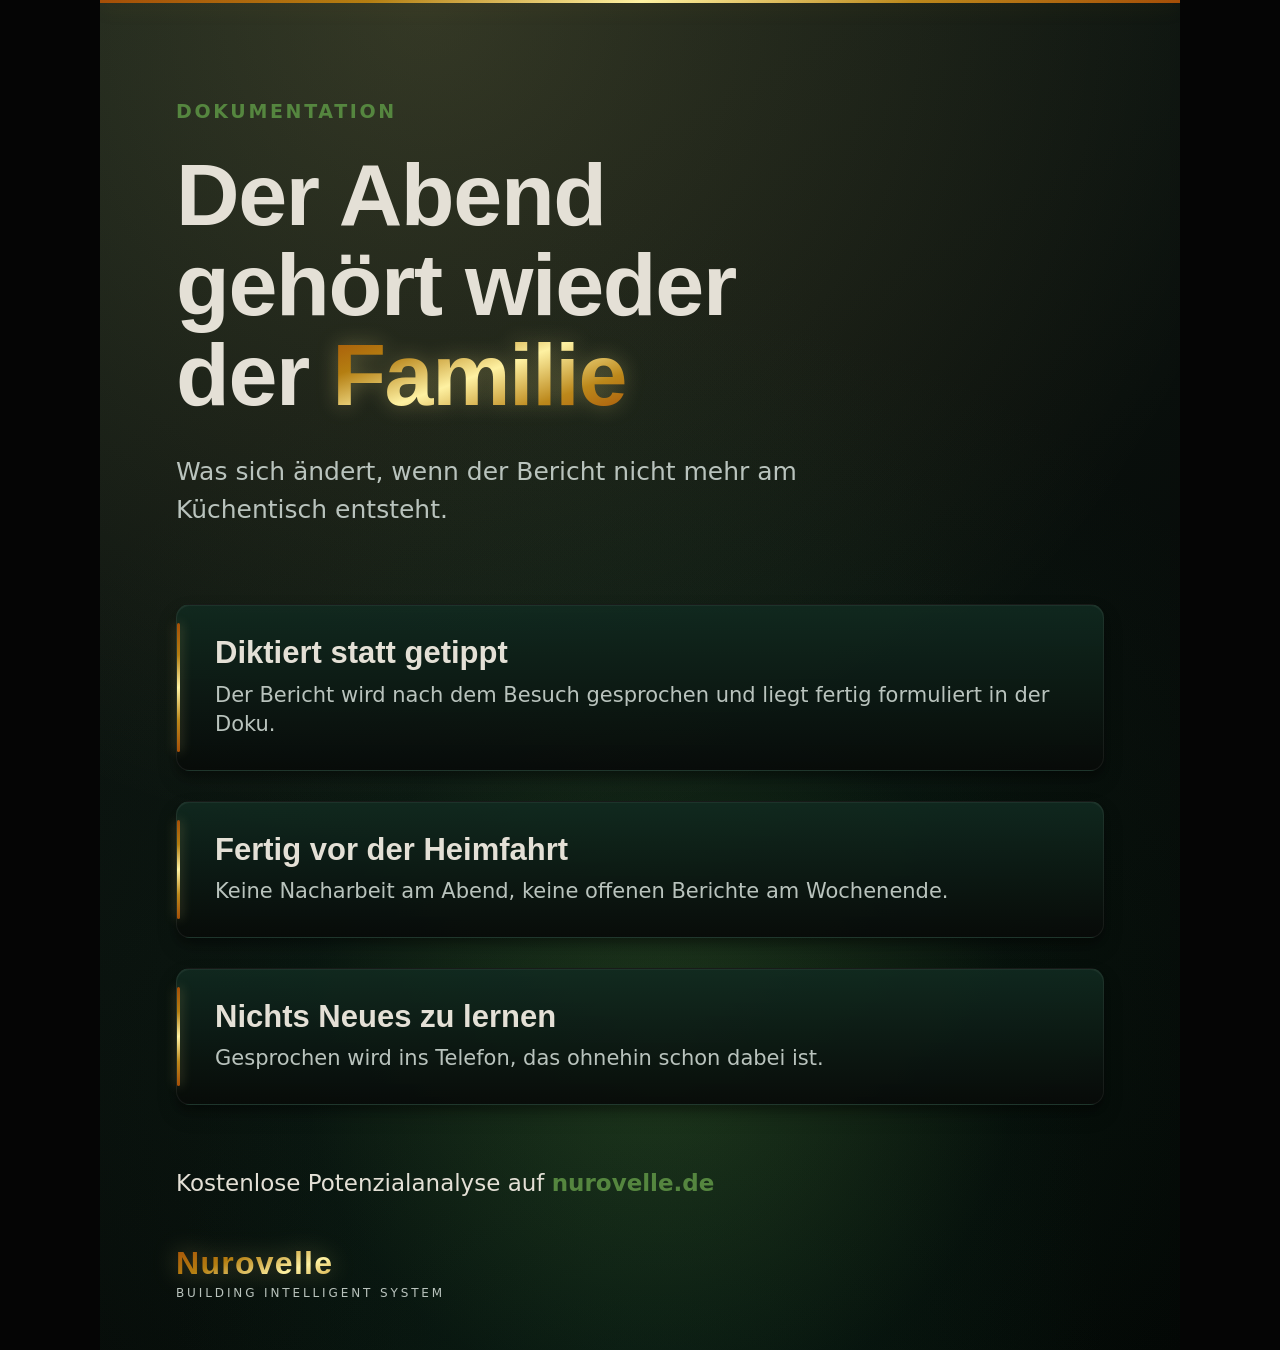
<file: data/marke/infografik.html>
<!doctype html><html lang="de"><head><meta charset="utf-8">
<title>Nurovelle — Infografik 1080×1350</title>
<!-- Exo 2 und Inter liegen systemweit unter /usr/local/share/fonts/nurovelle/
     (variable TrueType, alle Schnitte). Kein Verweis auf Google Fonts mehr:
     die Vorlage rendert damit auch ohne Netz identisch. -->
<style>
/* Farben UND Lichtführung wörtlich von nurovelle.de: warmer Schein oben links,
   grüner Schimmer unten mittig, dunkler Diagonalverlauf darüber, Gold nur als
   Kante mit Streuschein. Ohne dieses Licht bleiben es Kästen mit Text drauf. */
:root{
  --nv-deep-green:#0f241c; --nv-emerald:#112a20; --nv-forest:#10412e;
  --nv-kicker:#55863f; --nv-gold-border:#a55d07; --nv-gold-highlight:#fae385;
  --nv-gold:linear-gradient(160deg,#a54e07,#b47e11,#fef1a2,#bc881b,#a54e07);
  --nv-light:#e4e0d6; --nv-muted:#b9c3bd; --rand:76px;
}
*{box-sizing:border-box;margin:0}
body{background:#050505;display:flex;justify-content:center;
  font-family:Inter,system-ui,sans-serif;-webkit-font-smoothing:antialiased}

.blatt{position:relative;width:1080px;height:1350px;padding:100px var(--rand) 0;
  overflow:hidden;isolation:isolate;
  background:
    radial-gradient(circle at 30% 0%, rgba(250,227,133,.16), transparent 55%),
    radial-gradient(circle at 52% 78%, #9bff6b2e 0%, #1f5f3b1a 30%, #00000000 62%),
    linear-gradient(150deg,#101a15 0%,#020403 100%);}
.blatt::before{content:"";position:absolute;inset:0;z-index:0;
  background:radial-gradient(ellipse at 50% 118%, #10412e38, transparent 62%)}
.blatt>*{position:relative;z-index:1}
.kante{position:absolute;top:0;left:0;right:0;height:3px;z-index:2;
  background:var(--nv-gold);box-shadow:0 0 22px #bc881b45}

/* REGEL: genau EIN tragendes Wort je Überschrift im Goldverlauf – lang genug,
   dass es Gewicht hat. REGEL: 'Nurovelle' ist immer gold. */
.gold{background:var(--nv-gold);-webkit-background-clip:text;background-clip:text;
  color:transparent;filter:drop-shadow(0 0 10px rgba(250,227,133,.3))}

.kicker{color:var(--nv-kicker);font-size:19px;font-weight:600;letter-spacing:.14em;
  text-transform:uppercase}
h1{font-family:'Exo 2',sans-serif;font-weight:700;font-size:88px;line-height:1.02;
  letter-spacing:-.015em;color:var(--nv-light);margin-top:28px}
.vorspann{color:var(--nv-muted);font-size:25px;line-height:1.5;margin-top:34px;max-width:44ch}

.punkte{margin-top:76px;display:grid;gap:30px}
.punkt{position:relative;padding:30px 34px 30px 38px;border-radius:14px;
  background:linear-gradient(180deg,#112a20e8,#080b09f2);
  border:1px solid #ffffff10;
  box-shadow:0 10px 20px rgba(0,0,0,.19),0 6px 6px rgba(0,0,0,.23),
             inset 0 1px 0 #ffffff0d}
.punkt::before{content:"";position:absolute;left:0;top:18px;bottom:18px;width:3px;
  border-radius:3px;background:var(--nv-gold);box-shadow:0 0 12px #fae38566}
.punkt b{display:block;font-family:'Exo 2',sans-serif;font-size:31px;font-weight:700;
  line-height:1.15;color:var(--nv-light)}
.punkt span{display:block;color:var(--nv-muted);font-size:21px;margin-top:10px;
  line-height:1.4}

.abschluss{position:absolute;left:var(--rand);right:var(--rand);bottom:150px;z-index:1;
  color:var(--nv-light);font-size:23px;line-height:1.45}
.abschluss em{font-style:normal;color:var(--nv-kicker);font-weight:600}
.marke{position:absolute;left:var(--rand);bottom:50px;z-index:2}
.marke b{display:block;font-family:'Exo 2',sans-serif;font-size:32px;font-weight:800;
  letter-spacing:.04em;background:var(--nv-gold);-webkit-background-clip:text;
  background-clip:text;color:transparent;filter:drop-shadow(0 0 12px rgba(250,227,133,.32))}
.marke span{display:block;color:var(--nv-muted);font-size:12px;letter-spacing:.24em;
  text-transform:uppercase;margin-top:4px}
</style></head><body>

<div class="blatt">
  <div class="kante"></div>
  <div class="kicker">Dokumentation</div>
  <h1>Der Abend<br>gehört wieder<br>der <span class="gold">Familie</span></h1>
  <p class="vorspann">Was sich ändert, wenn der Bericht nicht mehr am Küchentisch entsteht.</p>

  <div class="punkte">
    <div class="punkt"><b>Diktiert statt getippt</b>
      <span>Der Bericht wird nach dem Besuch gesprochen und liegt fertig formuliert in der Doku.</span></div>
    <div class="punkt"><b>Fertig vor der Heimfahrt</b>
      <span>Keine Nacharbeit am Abend, keine offenen Berichte am Wochenende.</span></div>
    <div class="punkt"><b>Nichts Neues zu lernen</b>
      <span>Gesprochen wird ins Telefon, das ohnehin schon dabei ist.</span></div>
  </div>

  <p class="abschluss">Kostenlose Potenzialanalyse auf <em>nurovelle.de</em></p>
  <div class="marke"><b>Nurovelle</b><span>Building intelligent System</span></div>
</div>

</body></html>
</file>
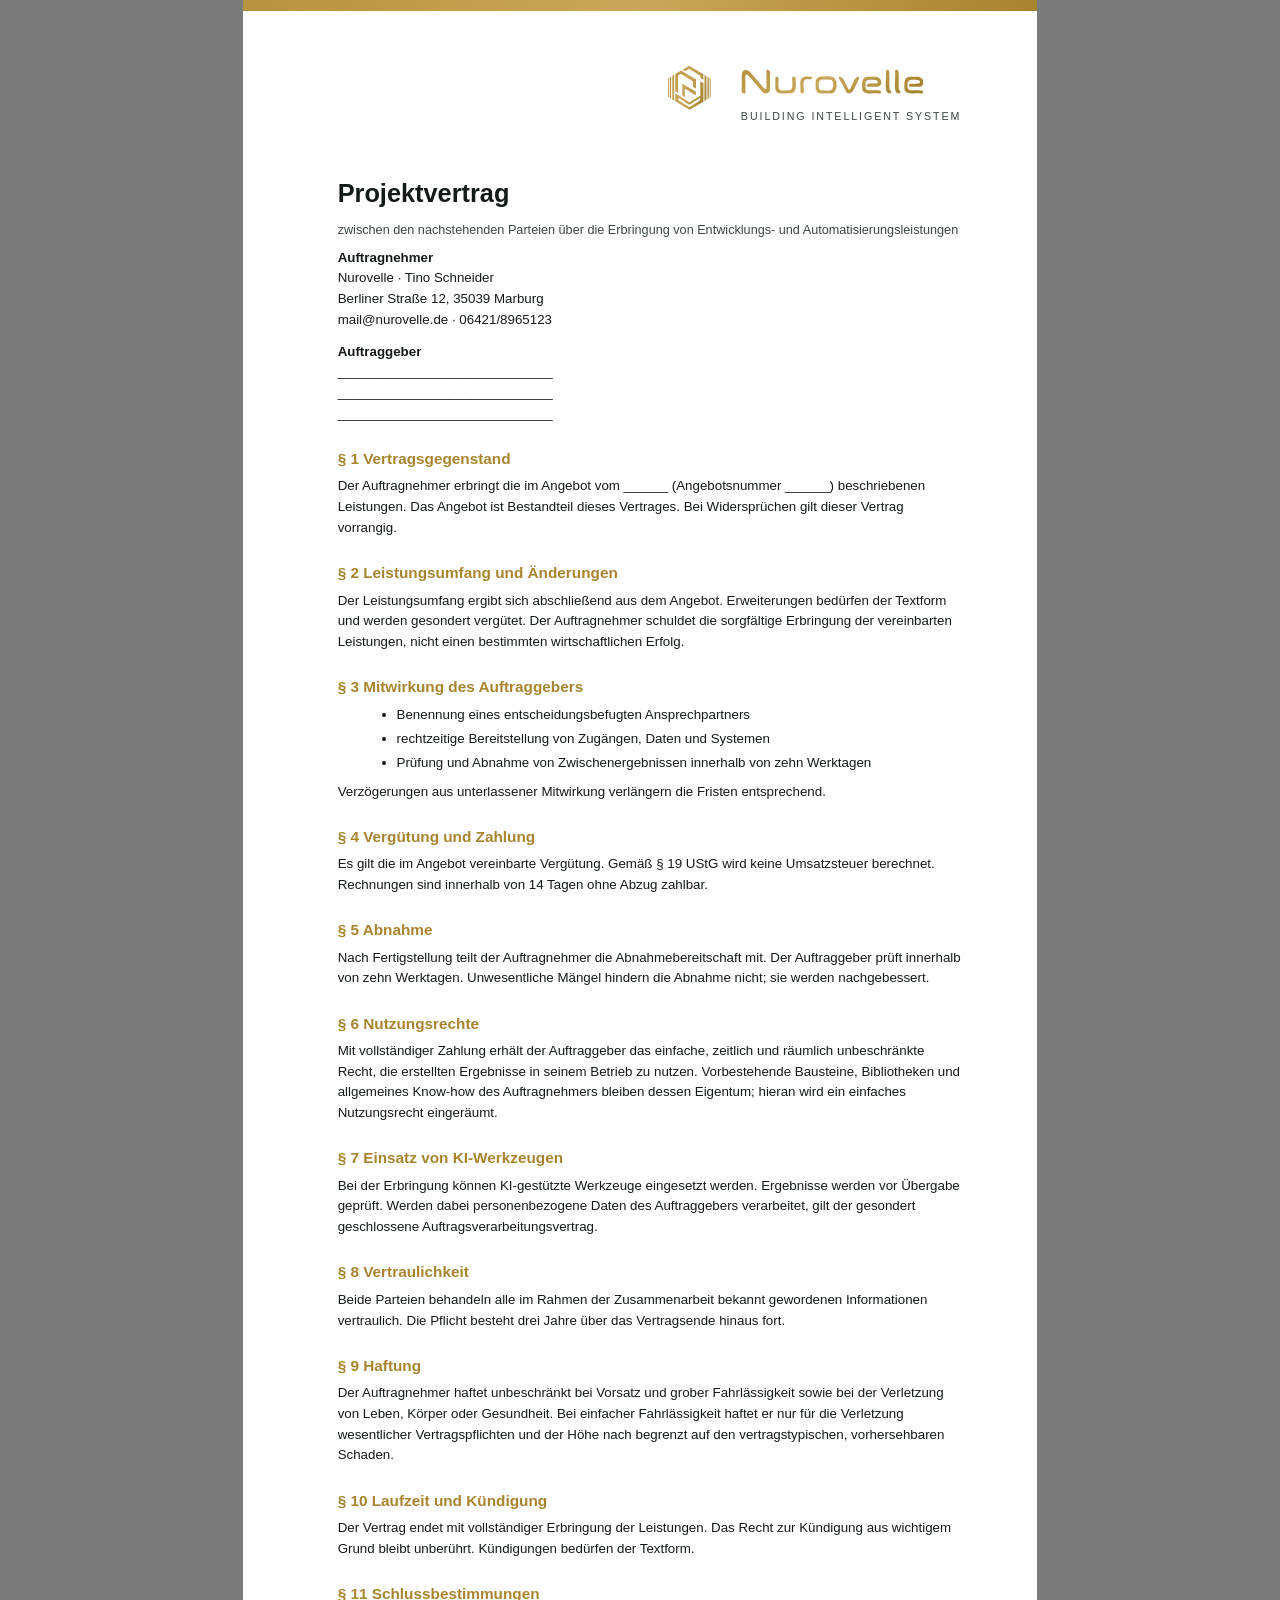
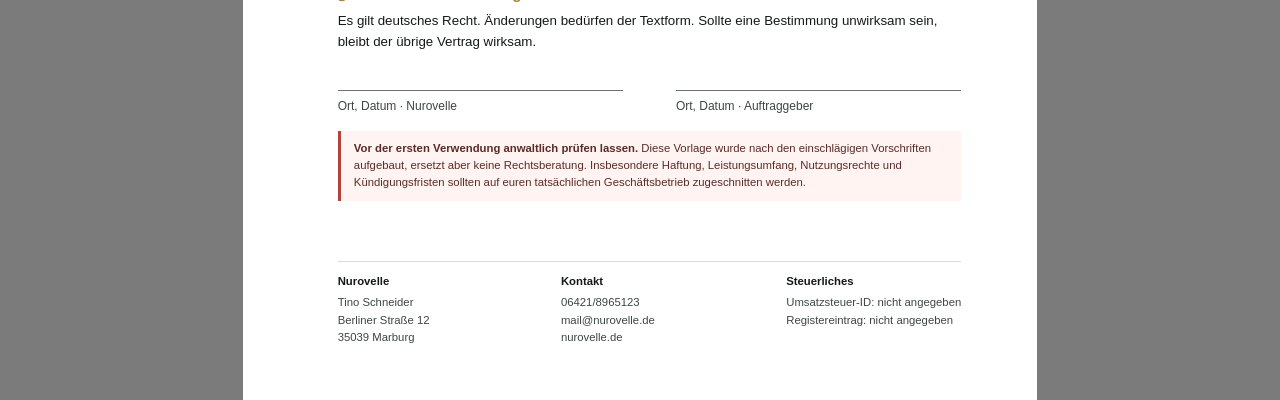
<file: data/marke/vertrag.html>
<!doctype html><html lang="de"><head><meta charset="utf-8">
<title>Nurovelle — Projektvertrag</title>
<style>
/* Nurovelle Briefkopf, DIN 5008 Form B
   Stand: 2026-08-14 · Status: fertig
   Logo: Bild- und Wortmarke aus assets/hero/, auf den Goldverlauf des Styleguides umgefaerbt

   Bewusst hell: ein Geschäftsbrief wird gedruckt. Der dunkle Markenauftritt
   gehört auf den Bildschirm; auf Papier frisst mattes Schwarz eine Tonerpatrone
   und liest sich schlechter. Die Marke trägt hier über die Wortmarke in Gold,
   den Goldbalken und die Typografie — nicht über die Fläche.

   DIN 5008 Form B eingehalten, damit der Brief in ein Fensterkuvert passt:
   Anschriftfeld 45 mm vom oberen Rand, 85 mm breit, 40 mm hoch;
   Falzmarken bei 87 mm und 192 mm, Lochmarke bei 148,5 mm;
   Seitenränder 25 mm links, 20 mm rechts.

   Drucken: Browser › Drucken › A4, Ränder „keine", Hintergrundgrafiken an.
*/
@page { size: A4; margin: 0; }
:root{
  --gold:#C9A659; --gold-deep:#A8842F; --gold-light:#B8933F;
  --ink:#141a17; --muted:#4a534f; --line:#d9dbd6;
}
*{box-sizing:border-box;margin:0}
body{background:#7b7b7b;font-family:Inter,Arial,sans-serif;color:var(--ink)}

.blatt{position:relative;width:210mm;height:297mm;margin:0 auto;background:#fff;
  padding:0;overflow:hidden}
@media print{ body{background:#fff} .blatt{margin:0;box-shadow:none} }

/* Goldbalken als einziger Flächenakzent */
.kante{position:absolute;top:0;left:0;right:0;height:3mm;
  background:linear-gradient(110deg,#B8933F 0%,#C9A659 50%,#A8842F 100%)}

/* Kopf: Wortmarke rechts, damit das Anschriftfeld links frei bleibt */
.kopf{position:absolute;top:12mm;right:20mm;display:flex;align-items:center;gap:5mm}
.bildmarke{height:24mm;width:auto;display:block}
.wortblock{text-align:right}
.wortmarke{height:11mm;width:auto;display:block}
.claim{font-size:8pt;letter-spacing:.18em;text-transform:uppercase;
  color:#3d4644;margin-top:2.5mm;font-weight:500}

/* Rücksendeangabe und Anschriftfeld nach DIN 5008 Form B */
.ruecksende{position:absolute;left:25mm;top:45mm;width:85mm;font-size:7.5pt;
  color:#4a534f;border-bottom:.3pt solid var(--line);padding-bottom:1mm}
.anschrift{position:absolute;left:25mm;top:50mm;width:85mm;height:35mm;
  font-size:11pt;line-height:1.45}

/* Infoblock rechts neben dem Anschriftfeld */
.info{position:absolute;right:20mm;top:45mm;width:60mm;font-size:8.5pt;
  line-height:1.6;color:var(--ink)}
.info dt{color:#55605c;font-size:8pt;letter-spacing:.06em;
  text-transform:uppercase;margin-top:2.5mm}
.info dd{margin:0}
.info a{color:var(--gold-deep);text-decoration:none}

/* Betreff und Textbereich */
.betreff{position:absolute;left:25mm;right:20mm;top:98.4mm;font-size:11pt;
  font-weight:700}
.text{position:absolute;left:25mm;right:20mm;top:107mm;bottom:38mm;
  font-size:11pt;line-height:1.5}

/* Falz- und Lochmarken */
.marke{position:absolute;left:5mm;width:5mm;height:0;border-top:.4pt solid #9aa0a6}
.falz1{top:87mm} .falz2{top:192mm}
.loch{position:absolute;left:3.5mm;top:148.5mm;width:8mm;height:0;
  border-top:.5pt solid #9aa0a6}

/* Fuß: Pflichtangaben */
.fuss{position:absolute;left:25mm;right:20mm;bottom:14mm;padding-top:3mm;
  border-top:.5pt solid var(--line);
  display:flex;justify-content:space-between;gap:8mm;
  font-size:8.5pt;line-height:1.55;color:#3d4644}
.fuss b{display:block;color:var(--ink);font-weight:600;margin-bottom:.8mm}

/* Dokumentspezifisch: Fliesstext statt Briefaufbau. */
.inhalt{position:absolute;left:25mm;right:20mm;top:52mm;bottom:38mm;font-size:10pt;
  line-height:1.55;overflow:visible}
.inhalt h1{font-family:'Exo 2',Arial,sans-serif;font-size:19pt;font-weight:700;
  margin-bottom:2mm;color:var(--ink)}
.inhalt h2{font-family:'Exo 2',Arial,sans-serif;font-size:11.5pt;font-weight:700;
  margin:6mm 0 1.5mm;color:#A8842F}
.inhalt p{margin-bottom:2mm}
.inhalt ul{margin:1mm 0 2mm 5mm}
.inhalt li{margin-bottom:1mm}
.vor{color:#3d4644;font-size:9.5pt;margin-bottom:5mm}
table.pos{width:100%;border-collapse:collapse;margin:3mm 0;font-size:9.5pt}
table.pos th{text-align:left;border-bottom:1pt solid #A8842F;padding:1.5mm 2mm;
  font-size:8pt;letter-spacing:.06em;text-transform:uppercase;color:#3d4644}
table.pos td{border-bottom:.4pt solid var(--line);padding:2mm;vertical-align:top}
table.pos td.r,table.pos th.r{text-align:right;white-space:nowrap}
table.pos tr.summe td{border-top:1pt solid #A8842F;border-bottom:none;
  font-weight:700;padding-top:2.5mm}
.hinweis{border-left:2.5pt solid #A8842F;background:#faf7ef;padding:2.5mm 3.5mm;
  margin:4mm 0;font-size:9pt;line-height:1.5}
.unterschrift{display:flex;gap:14mm;margin-top:10mm;font-size:9pt}
.unterschrift div{flex:1;border-top:.5pt solid #6b7370;padding-top:1.5mm;color:#3d4644}
.pruef{background:#fff4f2;border-left:2.5pt solid #b3423a;padding:2.5mm 3.5mm;
  margin:4mm 0;font-size:8.5pt;line-height:1.5;color:#5a2a26}


/* Fliesslayout statt absoluter Positionierung – siehe Kommentarkopf. */
.blatt{height:auto;min-height:297mm;padding:0 20mm 0 25mm;display:flex;
  flex-direction:column}
.kopf{position:static;align-self:flex-end;margin-top:12mm;margin-right:0}
.inhalt{position:static;left:auto;right:auto;top:auto;bottom:auto;
  margin-top:10mm;flex:1 0 auto}
.fuss{position:static;left:auto;right:auto;bottom:auto;
  margin-top:12mm;margin-bottom:14mm;page-break-inside:avoid}
.marke,.loch{display:none}
@media print{ .blatt{min-height:0} }
</style></head><body>
<div class="blatt">
  <div class="kante"></div>
  <div class="kopf">
    <svg class="bildmarke" viewBox="0 0 794 1123" role="img" aria-label="Nurovelle Bildmarke">
      <defs><linearGradient id="gA" x1="0" y1="0" x2="1" y2="0.36">
        <stop offset="0%" stop-color="#B8933F"/><stop offset="50%" stop-color="#C9A659"/>
        <stop offset="100%" stop-color="#A8842F"/>
      </linearGradient></defs>
      <path d="m 385.61042,257.66989 -80.24023,47.73633 4.70898,3.00391 c 10.98855,7.01049 23.88039,13.87497 26.02149,13.85547 1.22556,-0.0112 12.105,-5.9174 24.17578,-13.125 12.07078,-7.2076 22.65564,-13.10547 23.52344,-13.10547 1.95044,0 18.74386,9.64567 76.52929,43.96094 24.75,14.69752 49.05,29.09904 54,32.00195 11.22327,6.58186 10.46625,5.07713 10.48438,20.85351 l 0.0156,13.31446 0.98828,1.8457 c 0.78459,1.46602 22.1753,14.9305 31.45117,19.79688 1.06678,0.55962 2.52928,0.79219 3.25,0.51562 l 1.31055,-0.5039 V 392.08396 362.582 Z m -99.04297,58.92188 -72.73828,43.27539 v 105.20703 108.68945 l 3.75,2.57032 c 2.0625,1.4142 8.7,5.51308 14.75,9.10742 11.24171,6.67877 14.82004,7.80672 15.89258,5.01172 0.33385,-0.86998 0.6151,-48.68248 0.62305,-106.25 0.008,-57.56751 0.37844,-105.24017 0.82226,-105.93946 0.44383,-0.69929 7.29912,-5.11049 15.23438,-9.80273 l 14.42773,-8.53125 2.51367,0.34375 c 1.38215,0.18966 29.73215,16.48877 63,36.21875 33.26784,19.72998 66.33633,39.31978 73.48633,43.5332 l 13,7.66016 0.58203,34.92578 c 0.32026,19.20849 0.6578,35.01956 0.75,35.13672 0.43344,0.55055 27.18775,16.25787 31.03907,18.22266 l 4.36718,2.22656 0.91211,-0.91406 0.91406,-0.91211 0.62696,-52.96289 c 0.34519,-29.12926 0.32621,-54.16592 -0.043,-55.63672 l -0.67188,-2.67383 -39.23828,-23.39258 c -63.75696,-38.00993 -135.96271,-80.67947 -144,-85.11328 z m -86.42383,51.41797 -22.90039,13.62305 -0.24804,151.77539 -0.23047,141.52343 23.98242,14.2793 -0.0117,-153.12891 c -0.007,-89.81247 -0.27322,-162.27569 -0.5918,-168.07226 z m 375.8086,2.98047 -0.38086,67.37304 c -0.43067,76.04826 -0.18779,201.2085 0.33984,254.64844 l 23.89453,-14.21484 -0.22265,-151.05274 -0.21094,-142.81054 z m -413.12305,19.21875 -16.51562,9.82422 -0.25977,126.0332 c -0.14061,68.33737 -0.0226,121.74823 0.23828,130.72461 l 16.00196,9.52539 c 0.29529,-10.6327 0.53515,-66.28466 0.53515,-139.00195 z m 449.96875,2.71679 -0.24414,33.79297 c -0.32664,44.96349 -0.32707,122.30472 0,171.86914 l 0.47852,72.33985 16.16015,-9.61328 c 0.30346,-16.73835 0.48748,-71.37743 0.375,-145.95704 l -0.16992,-112.54882 z m -478.23047,14.09571 -10.21484,6.07812 -0.13281,143.37695 c -0.0311,33.77626 0.0334,60.80287 0.0957,87.23047 l 10.25195,6.10352 v -93.6543 z m 506.93555,2.99414 -0.10352,114.23242 c -0.0525,56.89109 0.0741,99.50377 0.26368,129.64648 l 10.08398,-5.99804 V 523.92771 416.11325 Z m -116.63086,41.49219 -1.04297,0.64453 v 87.75 87.75 l -1.25,1.56836 c -0.6875,0.8618 -12.95,8.52503 -27.25,17.02929 -14.3,8.50426 -43.65127,26.12661 -65.22461,39.16211 l -39.22461,23.70117 -3.17578,-1.64257 c -1.74653,-0.90316 -19.42026,-12.00632 -39.27539,-24.67383 -19.85513,-12.6675 -57.39192,-35.82297 -83.41601,-51.45703 l -47.31641,-28.42579 -1.68359,0.32422 -1.6836,0.32618 v 53.82421 39.90821 L 391.45808,802.74997 562.18855,701.17575 c 0.3382,-11.1453 0.61794,-53.1837 0.625,-109.95703 l 0.0156,-117.31445 -0.99805,-1.86524 c -1.26018,-2.35466 -35.54903,-21.40264 -36.95898,-20.53124 z m -221.88281,28.0332 -0.83008,0.83008 -0.83008,0.83007 -0.27539,71.71875 -0.27539,71.71875 2.27539,2.07227 c 1.25142,1.13939 7.85855,5.96666 14.68164,10.72852 6.8231,4.76187 12.8981,8.49499 13.5,8.29492 l 1.09375,-0.36328 0.61133,-49.41797 c 0.71125,-57.52336 0.50994,-52.91797 2.3125,-52.91797 0.78297,0 30.59547,17.50827 66.25,38.9082 l 64.82617,38.91016 1.26953,-1.04883 1.26953,-1.04687 -0.26953,-20.55079 -0.26953,-20.55078 -44,-26.35156 C 371.34418,519.57322 315.25948,486.30335 308.15925,482.3906 Z m -47.96289,176.33984 c 0.5332,-0.3465 15.62037,8.78972 33.52539,20.30274 17.90503,11.51301 47.10428,30.30181 64.88867,41.75195 17.78438,11.45013 33.23093,20.99946 34.32422,21.22266 l 1.98633,0.40625 36.05468,-22.92579 c 19.8295,-12.60912 49.19783,-31.35831 65.26368,-41.66601 16.06585,-10.30771 29.65368,-18.45353 30.19531,-18.10156 l 0.98437,0.64062 -0.0137,13.18945 c -0.0162,14.68383 0.077,14.36647 -5.2168,17.67383 -2.09228,1.30719 -21.13598,13.85306 -42.32031,27.87891 -21.18433,14.02585 -48.74601,32.16988 -61.24804,40.32031 -12.50203,8.15043 -23.64167,14.81836 -24.75391,14.81836 -1.11222,0 -25.54834,-15.11113 -54.30274,-33.58008 -73.49013,-47.20269 -78.37073,-50.42658 -79.41015,-52.46875 l -0.92578,-1.82031 v -13.50586 -13.50586 z" fill="url(#gA)"/>
    </svg>
    <div class="wortblock">
      <svg class="wortmarke" viewBox="0 0 1098 250" role="img" aria-label="Nurovelle">
        <defs><linearGradient id="gB" x1="0" y1="0" x2="1" y2="0.36">
          <stop offset="0%" stop-color="#B8933F"/><stop offset="50%" stop-color="#C9A659"/>
        <stop offset="100%" stop-color="#A8842F"/>
        </linearGradient></defs>
        <path d="m 26.682447,206.69632 v -47 -29 c 0,-7.35102 -4.03613,-34.645835 4.45976,-37.833485 9.24189,-3.46756 26.56976,21.863515 31.87106,27.833485 20.02857,22.55486 38.628603,46.19669 58.382803,68.9874 10.12708,11.68374 23.90363,22.55764 40.25972,15.05124 11.85118,-5.43894 13.01566,-17.58448 13.02608,-29.03864 l 5.8e-4,-73 c 0,-8.798335 2.60744,-22.842075 -1.8887,-30.723805 -4.0067,-7.02375 -13.17504,-6.26529 -20.1113,-6.27619 v 46.999995 30 c 0,6.88732 3.87953,34.72746 -3.67392,37.83349 -8.2498,3.39236 -25.6281,-23.38221 -30.39284,-28.83349 C 97.988187,128.09667 77.609577,104.26741 56.943397,80.703405 47.199067,69.592725 33.604287,60.972865 18.690497,68.318655 5.9454867,74.596215 4.6879567,87.083005 4.6826667,99.696325 l -2.2e-4,70.999995 c 0,8.61755 -2.91612,23.99377 1.79891,31.54025 3.8674403,6.18988 14.0065003,4.45946 20.2010903,4.45975 M 874.93528,67.403145 c -5.4996,4.68041 -2.2528,23.62833 -2.2528,30.29318 0,28.885405 -5.8264,64.917615 0.9183,92.999755 2.3991,9.98852 18.3537,23.21814 28.7382,14.29351 7.8854,-6.77691 -9.4435,-20.83119 -9.6283,-29.29351 -0.6691,-30.63646 -0.013,-61.35538 -0.028,-91.999755 0,-8.34811 -5.1826,-26.98599 -17.7469,-16.29318 m 55.0898,0 c -5.5822,4.78372 -2.3426,23.53412 -2.3426,30.29318 0,28.973665 -5.7074,64.832225 1.1743,92.999355 2.4052,9.84463 18.227,23.12701 28.5714,14.29394 7.9705,-6.80596 -8.8606,-20.07641 -8.8111,-28.29397 0.1887,-31.3132 0.3939,-62.66408 0.045,-93.976405 -0.096,-8.6159 -7.0126,-25.27817 -18.6376,-15.3161 M 209.57112,108.04041 c -3.83797,2.37407 -2.88177,8.84795 -2.88778,12.65658 l -8.9e-4,35.99933 c 0,13.69031 -1.69554,28.96288 8.36917,39.84305 16.14108,17.44887 53.08298,10.16577 74.63083,10.15674 9.70401,-0.004 18.71616,-0.39038 26.8212,-6.45369 19.17917,-14.34776 12.17938,-50.63654 12.1788,-71.5461 -2.7e-4,-10.17991 -0.25693,-26.16336 -15.60089,-21.31234 -7.44367,2.35333 -4.39911,19.30259 -4.39911,25.31234 0,24.87558 7.45078,55.93841 -26,55.99862 -13.46542,0.0242 -41.31789,5.25527 -51.38422,-5.43546 -11.99791,-12.74212 -3.70305,-49.0423 -4.70251,-65.55277 -0.48763,-8.05523 -9.17699,-14.52063 -17.0246,-9.6663 m 218.11133,-0.34409 c -16.05447,-2.48913 -46.26498,-5.65298 -59.63702,5.19263 -16.44754,13.34006 -10.36298,45.08273 -10.36298,63.80737 0,7.33257 -1.08755,15.70126 0.53253,22.88823 1.47681,6.55141 12.98627,10.4659 17.76071,4.85892 3.48712,-4.09517 1.70676,-13.74886 1.70676,-18.74715 0,-14.10571 -5.94232,-46.40023 3.87161,-57.47386 13.4603,-15.18802 49.82056,8.1976 46.12839,-20.52614 m 48,-0.34228 c -28.19373,5.03045 -27.00388,32.95604 -26.99994,55.34228 0.002,11.80937 -0.0499,24.53056 8.45404,33.79538 14.95429,16.29239 45.60465,10.20462 65.5459,10.20462 8.15192,0 16.9798,0.91742 25,-0.75842 30.93005,-6.46288 34.78888,-68.63007 16.29962,-88.9373 -15.75159,-17.300395 -66.83963,-13.47556 -88.29962,-9.64656 m 111,0.34228 c 5.05682,18.0714 19.12781,35.24932 27.7251,52 6.66205,12.98012 11.54529,30.57019 21.25329,41.53201 6.69104,7.55521 22.29407,7.60341 29.5846,0.88774 17.36102,-15.99205 28.04461,-50.41357 38.70361,-71.41975 2.211,-4.35734 13.5221,-20.57776 5.30322,-23.31904 -22.91626,-7.643385 -36.85638,41.22375 -44.94073,56.31904 -2.02875,3.78818 -9.28369,23.0632 -15.05664,20.22262 -5.51599,-2.71414 -8.6781,-14.06855 -11.40985,-19.22262 -11.44794,-21.5989 -21.57862,-62.18032 -51.1626,-57 m 174,-0.49864 c -30.02448,3.53293 -32,27.85584 -32,52.49864 0,10.49237 -0.98639,21.63183 4.69916,30.99292 14.68152,24.1727 54.38107,16.00708 78.30087,16.00708 7.1709,0 21.7929,2.78293 27.9637,-1.25282 7.5388,-4.93044 -0.6173,-15.18514 -6.988,-15.63541 -18.2222,-1.28789 -36.7041,-1.10445 -54.97573,-1.11198 -8.43591,-0.003 -18.24072,0.73299 -24.33215,-6.29247 -6.25153,-7.21008 -4.66944,-18.86847 -4.66779,-27.70732 10e-4,-7.75894 -0.71429,-16.35963 4.7843,-22.61734 9.99195,-11.37141 41.36617,-7.54051 55.21537,-6.17103 5.338,0.52784 10.556,2.89229 13.0873,7.89343 4.1336,8.16695 -3.3816,14.32861 -11.0879,14.29678 -13.7468,-0.0568 -28.34386,-1.41368 -41.99828,0.33519 -5.70849,0.73116 -12.75787,3.16689 -12.35022,10.22036 0.67408,11.66409 21.72504,8.04261 29.3494,8.04261 14.3612,0 35.5685,3.75496 47.9038,-5.16047 19.4154,-14.03258 9.2617,-45.16014 -10.904,-52.22809 -8.3759,-2.93567 -17.2591,-2.61121 -25.9998,-2.61144 -11.88443,-3e-4 -24.18246,-0.88919 -36.00003,0.50136 m 253.00005,0.0313 c -29.78802,3.90193 -30.50452,27.3198 -31.03932,51.46736 -0.2506,11.31407 -1.5268,22.85603 4.8153,32.97336 14.50962,23.14631 55.06622,15.02664 78.22402,15.02664 7.171,0 20.8368,2.61096 27.1112,-1.25282 7.6314,-4.69944 0.3848,-14.87746 -6.1354,-15.56032 -17.9122,-1.87598 -36.952,-1.18369 -54.9758,-1.18694 -8.6012,-0.002 -18.9576,0.88799 -25.1348,-6.38868 -5.9862,-7.05158 -4.8662,-18.00843 -4.8652,-26.61124 10e-4,-8.32492 -0.6179,-17.15513 5.4845,-23.71342 10.5103,-11.29547 40.2942,-7.15035 54.5153,-6.15178 5.6915,0.39964 11.223,2.57336 13.904,7.96988 4.8633,9.78932 -5.1747,13.5661 -12.904,14.21869 -13.8964,1.17325 -28.0668,-0.29483 -41.995,0.82394 -5.5346,0.44457 -11.4783,3.32877 -11.1126,9.79968 0.6565,11.61563 21.5233,8.05301 29.1078,8.05301 14.1781,0 35.4802,3.79663 47.8685,-4.50435 20.5524,-13.77143 9.599,-46.07774 -10.8685,-52.96311 -8.3984,-2.82529 -17.2642,-2.53231 -26,-2.53254 -11.8495,-3e-4 -24.2335,-1.00866 -36,0.53264 m -532.97319,18.16616 c 14.59344,-3.57033 32.97732,-0.70196 47.97314,-0.69872 6.18414,10e-4 13.53094,-0.89644 18.43225,3.68027 11.24249,10.49795 10.1543,55.48605 -6.44079,60.22403 -14.63428,4.17815 -34.7331,0.12885 -49.99146,0.094 -6.09134,-0.0139 -12.73895,0.22745 -17.27161,-4.57863 -9.91638,-10.51454 -9.10699,-54.70731 7.29847,-58.72095 m -310.31553,130.56498 1.1852,2.46675 -1.1852,-2.46675 m 21.28867,35.73622 h 5 v -38 c -9.19643,3.56836 -5,29.54399 -5,38 m 44,-38 v 15 c -29.02676,-14.86211 -25.17154,36.84564 0,19 v 4 h 5 c 0,-8.97198 4.42047,-33.7009 -5,-38 m 27,7 c 2.96573,-9.02199 -8.06819,-3.69562 0,0 m 263,-7 v 38 h 5 v -38 h -5 m 23,0 v 38 h 5 v -38 h -5 m 23,6 c 7.18213,-1.53625 2.07587,-7.10335 0,0 m 200,22 c 4.16418,10.90604 25.62873,16.58078 27.72673,0.97516 1.5977,-11.88516 -13.5555,-9.55104 -18.58659,-15.84427 -5.27283,-6.59558 6.70829,-7.78711 10.54489,-6.16913 2.4722,1.04254 4.7529,2.20751 7.315,3.03824 -3.2645,-10.58342 -22.84842,-14.36263 -25.13278,-0.94566 -2.20453,12.94798 15.35048,9.45713 19.42008,17.37651 3.6704,7.14247 -8.19816,7.4339 -11.97459,5.7333 -3.24493,-1.46125 -5.80529,-3.29881 -9.31274,-4.16415 m -691.000003,-27 v 37 c 9.5962,0 43.974703,-3.05516 24.000003,-19 v -2 c 15.02416,-15.17117 -16.129333,-16 -24.000003,-16 m 310.000003,0 v 37 h 5 v -37 h -5 m -305.000003,16 v -12 c 19.811783,0.0166 19.811783,11.9834 0,12 m 372.000003,-12 v 7 l -5,4 h 5 c 1.2e-4,10.85274 -1.60977,21.48518 12,22 v -4 c -8.51215,-2.29901 -6.99878,-10.72369 -7,-18 h 7 v -4 h -7 v -7 h -5 m 263,0 1,7 h -5 v 4 c 10.82068,5.19098 -2.0788,21.68689 16,22 v -4 c -8.51208,-2.29901 -6.99884,-10.72371 -7,-18 h 7 v -4 h -7 v -7 h -5 m 173.00003,0 v 7 h -5 v 4 c 10.0406,6.29874 -0.2011,23.88754 17,21 v -2 c -8.5193,-3.96931 -7.9962,-10.5574 -8,-19 h 7 v -4 h -7 v -7 h -4 m -550.00003,29 c -2.33536,12.5045 -10.51334,8.87393 -20,8 5.01172,8.42966 17.97043,9.36125 22.80496,-0.1284 4.02551,-7.90158 2.03198,-21.27191 1.19504,-29.8716 l -4,3 c -27.66592,-15.12755 -25.86365,35.23343 0,19 m 165,-3 c -8.78598,1.63219 -14.01544,4.41988 -20,-4 3.33408,0 6.6701,0.0305 10.004,-0.0118 22.33169,-0.28312 -2.86142,-26.62789 -12.68747,-8.73154 -8.66348,15.77902 12.52386,26.60043 22.68347,12.74334 m 106,3 c -1.1059,8.91626 -7.45239,12.81331 -15,7 l -5,1 c 5.74084,7.43365 18.67963,10.16638 23.48218,-0.16394 3.8139,-8.20375 1.51782,-20.96149 1.51782,-29.83606 l -5,3 c -26.29321,-15.59802 -25.1709,35.41489 0,19 m 68,-19 c -0.71118,-3.31889 -4.06696,-3.74342 -4.88892,0.0278 -1.52484,6.99596 -0.11108,15.80225 -0.11108,22.9722 h 5 c 0.003,-23.94957 13.99982,-24.13559 14,0 h 5 c 0,-13.16522 -0.23053,-33.33545 -19,-23 m 171.00003,17 c 4.3074,5.6539 20.2356,11.0831 20.4958,-1.00058 0.094,-4.34753 -23.0764,-20.46637 -1.4958,-11.99942 -1.3261,-7.71509 -14.6554,-10.5468 -16.7769,-1.73575 -1.1748,4.87898 22.9019,20.36022 3.867,15.75069 -2.064,-0.4998 -3.9752,-0.82234 -6.0901,-1.01494 m 90,-1 c -7.9912,1.84077 -14.4176,4.72925 -19,-4 h 20 c -1.2104,-14.11829 -21.2499,-22.53366 -24.5224,-4.98224 -2.7979,15.006 16.0396,22.24001 23.5224,8.98224 m -817.00003,-19 c 5e-5,12.80304 0.53281,34.09137 19,23 0.65442,3.05391 2.00658,2.93576 5,3 0,-7.50485 3.1241,-22.29251 -5,-26 -10e-4,24.32501 -13.9996,24.35506 -14,0 h -5 m 42,0 v 26 h 5 v -26 h -5 m 90,0 v 26 h 5 v -26 h -5 m 23,0 v 26 h 5 c 10e-4,-24.3028 13.9996,-24.34474 14,0 h 5 c 0,-13.11183 -0.46579,-32.22778 -19,-23 -0.65442,-3.05392 -2.00656,-2.93576 -5,-3 m 133,0 v 26 h 5 c 10e-4,-24.31079 13.99893,-24.33615 14,0 h 4 c 0,-12.57915 0.49988,-32.68115 -18,-23 -0.65442,-3.05394 -2.00656,-2.93576 -5,-3 m 158,0 -1,26 h 5 v -26 h -4 m 88,19 c -8.81738,1.59389 -13.9939,4.42949 -20,-4 3.33411,0 6.67023,0.0305 10.00403,-0.0118 23.94061,-0.30349 -6.44574,-28.71447 -13.61456,-5.95359 -4.93903,15.68144 15.10266,22.18029 23.61053,9.96539 m 153.00003,-19 c 3.1866,9.30339 16.7898,28.75528 2,33 v 4 c 14.9826,-1.44191 21.5951,-24.05731 24,-37 -7.567,3.13 -9.4377,12.88632 -12,20 -3.9282,-7.11975 -5.2713,-17.63014 -14,-20 m 147,0 v 26 h 5 c 10e-4,-23.92809 12.999,-23.92813 13,0 h 4 c 0,-23.75189 12.9998,-24.08563 13,0 h 5.00002 c 0,-10.98145 -0.79482,-35.40129 -18.00002,-22 h -1 c -5.3506,-4.33594 -10.0317,-4.11552 -16,-1 l -5,-3 m 56.00002,19 c 3.0887,7.34401 17.5679,11.62706 19.6331,0.92181 0.9862,-5.1121 -20.9184,-17.91995 -4.7765,-14.84266 1.7212,0.32811 3.4096,0.65693 5.1434,0.92085 -3.5979,-5.86082 -18.2015,-9.4192 -18.2016,1.00645 0,3.66649 21.9863,18.95304 3.3576,13.43642 -1.7202,-0.50941 -3.4162,-1.00055 -5.156,-1.44287 m -77.00002,-8 h -15 c 3.1965,-8.3381 11.8034,-8.3381 15,0 m -715.75664,-5.68335 c 9.62036,-4.12993 15.49083,11.21661 6.42862,15.39584 -10.05321,4.63625 -15.84663,-11.35276 -6.42862,-15.39584 m 108.93315,-0.23318 c 10.3237,-3.12011 13.77311,13.16568 3.72309,15.59549 -9.60883,2.32315 -12.82923,-12.84337 -3.72309,-15.59549 m 171.82346,5.91653 h -16 c 3.75,-8.31111 12.13635,-8.04637 16,0 m 99.25482,-5.86876 c 10.01306,-3.30969 14.3905,12.8725 4.56873,15.49996 -9.51837,2.54627 -13.90912,-12.41263 -4.56873,-15.49996 m 52.74518,5.86876 -16,-1 c 5.04224,-6.4836 12.51007,-7.24489 16,1 m -571.000003,11 v -13 c 21.942383,0.008 22.068093,12.99269 0,13 z" fill="url(#gB)"/>
      </svg>
      <div class="claim">Building intelligent System</div>
    </div>
  </div>

  <div class="inhalt">
    <h1>Projektvertrag</h1>
    <p class="vor">zwischen den nachstehenden Parteien über die Erbringung von
    Entwicklungs- und Automatisierungsleistungen</p>

    <p><b>Auftragnehmer</b><br>Nurovelle &middot; Tino Schneider<br>Berliner Straße 12,
    35039 Marburg<br>mail@nurovelle.de &middot; 06421/8965123</p>
    <p style="margin-top:3mm"><b>Auftraggeber</b><br>_____________________________<br>
    _____________________________<br>_____________________________</p>

    <h2>§ 1 Vertragsgegenstand</h2>
    <p>Der Auftragnehmer erbringt die im Angebot vom ______ (Angebotsnummer ______)
    beschriebenen Leistungen. Das Angebot ist Bestandteil dieses Vertrages. Bei
    Widersprüchen gilt dieser Vertrag vorrangig.</p>

    <h2>§ 2 Leistungsumfang und Änderungen</h2>
    <p>Der Leistungsumfang ergibt sich abschließend aus dem Angebot. Erweiterungen bedürfen
    der Textform und werden gesondert vergütet. Der Auftragnehmer schuldet die sorgfältige
    Erbringung der vereinbarten Leistungen, nicht einen bestimmten wirtschaftlichen Erfolg.</p>

    <h2>§ 3 Mitwirkung des Auftraggebers</h2>
    <ul>
      <li>Benennung eines entscheidungsbefugten Ansprechpartners</li>
      <li>rechtzeitige Bereitstellung von Zugängen, Daten und Systemen</li>
      <li>Prüfung und Abnahme von Zwischenergebnissen innerhalb von zehn Werktagen</li>
    </ul>
    <p>Verzögerungen aus unterlassener Mitwirkung verlängern die Fristen entsprechend.</p>

    <h2>§ 4 Vergütung und Zahlung</h2>
    <p>Es gilt die im Angebot vereinbarte Vergütung. Gemäß § 19 UStG wird keine
    Umsatzsteuer berechnet. Rechnungen sind innerhalb von 14 Tagen ohne Abzug zahlbar.</p>

    <h2>§ 5 Abnahme</h2>
    <p>Nach Fertigstellung teilt der Auftragnehmer die Abnahmebereitschaft mit. Der
    Auftraggeber prüft innerhalb von zehn Werktagen. Unwesentliche Mängel hindern die
    Abnahme nicht; sie werden nachgebessert.</p>

    <h2>§ 6 Nutzungsrechte</h2>
    <p>Mit vollständiger Zahlung erhält der Auftraggeber das einfache, zeitlich und
    räumlich unbeschränkte Recht, die erstellten Ergebnisse in seinem Betrieb zu nutzen.
    Vorbestehende Bausteine, Bibliotheken und allgemeines Know-how des Auftragnehmers
    bleiben dessen Eigentum; hieran wird ein einfaches Nutzungsrecht eingeräumt.</p>

    <h2>§ 7 Einsatz von KI-Werkzeugen</h2>
    <p>Bei der Erbringung können KI-gestützte Werkzeuge eingesetzt werden. Ergebnisse
    werden vor Übergabe geprüft. Werden dabei personenbezogene Daten des Auftraggebers
    verarbeitet, gilt der gesondert geschlossene Auftragsverarbeitungsvertrag.</p>

    <h2>§ 8 Vertraulichkeit</h2>
    <p>Beide Parteien behandeln alle im Rahmen der Zusammenarbeit bekannt gewordenen
    Informationen vertraulich. Die Pflicht besteht drei Jahre über das Vertragsende
    hinaus fort.</p>

    <h2>§ 9 Haftung</h2>
    <p>Der Auftragnehmer haftet unbeschränkt bei Vorsatz und grober Fahrlässigkeit sowie
    bei der Verletzung von Leben, Körper oder Gesundheit. Bei einfacher Fahrlässigkeit
    haftet er nur für die Verletzung wesentlicher Vertragspflichten und der Höhe nach
    begrenzt auf den vertragstypischen, vorhersehbaren Schaden.</p>

    <h2>§ 10 Laufzeit und Kündigung</h2>
    <p>Der Vertrag endet mit vollständiger Erbringung der Leistungen. Das Recht zur
    Kündigung aus wichtigem Grund bleibt unberührt. Kündigungen bedürfen der Textform.</p>

    <h2>§ 11 Schlussbestimmungen</h2>
    <p>Es gilt deutsches Recht. Änderungen bedürfen der Textform. Sollte eine Bestimmung
    unwirksam sein, bleibt der übrige Vertrag wirksam.</p>

    <div class="unterschrift">
      <div>Ort, Datum &middot; Nurovelle</div>
      <div>Ort, Datum &middot; Auftraggeber</div>
    </div>
<div class="pruef"><b>Vor der ersten Verwendung anwaltlich prüfen lassen.</b> Diese Vorlage wurde nach den einschlägigen Vorschriften aufgebaut, ersetzt aber keine Rechtsberatung. Insbesondere Haftung, Leistungsumfang, Nutzungsrechte und Kündigungsfristen sollten auf euren tatsächlichen Geschäftsbetrieb zugeschnitten werden.</div>
  </div>
  <div class="fuss">
    <div><b>Nurovelle</b>Tino Schneider<br>Berliner Stra&szlig;e 12<br>35039 Marburg</div>
    <div><b>Kontakt</b>06421/8965123<br>mail@nurovelle.de<br>nurovelle.de</div>
    <div><b>Steuerliches</b>Umsatzsteuer-ID: nicht&nbsp;angegeben<br>Registereintrag: nicht&nbsp;angegeben</div>
  </div>
</div>
</body></html>
</file>
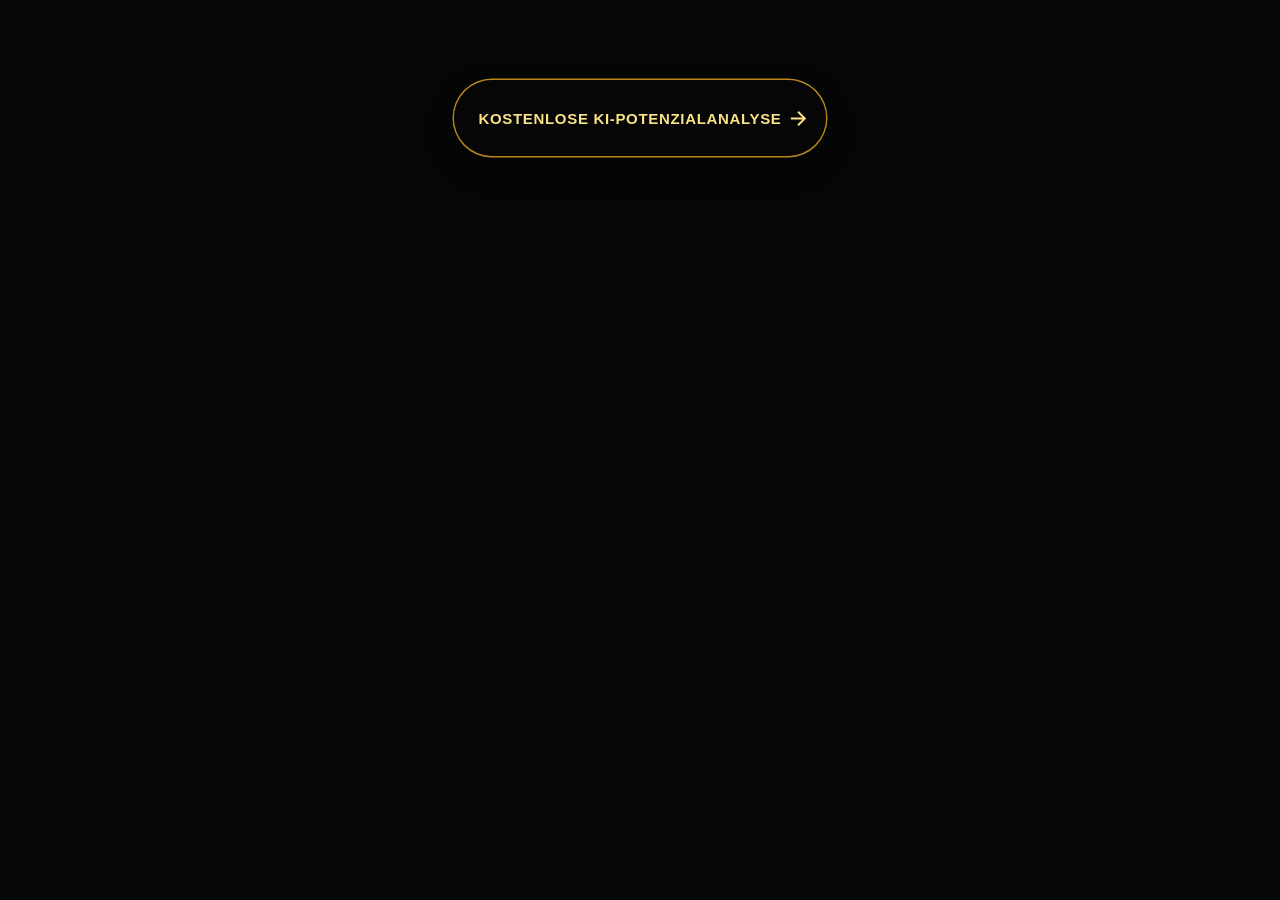
<file: austausch/an-team/vorlagen/nurovelle/cta-vorlage.html>
<!doctype html>
<!--
  NUROVELLE CTA – VERBINDLICHE VORLAGE
  Wortgleich aus der echten Live-Seite entnommen:
  homepage_repo/homepage/nurovelle-animations.css (Zeile 1-127)
  Es gibt genau diese eine CTA-Interaktion (Pfeil-Wechsel + Gold-Fill).
  Markup UND CSS unten 1:1 kopieren, nicht neu erfinden oder annähern.
  Text/Link austauschen, Struktur und Klassen NICHT ändern.
-->
<html lang="de">
<head>
<meta charset="utf-8">
<title>Nurovelle CTA Vorlage</title>
<style>
:root {
  --nv-black: #050706;
  --nv-matte-black: #080B09;
  --nv-deep-green: #0A1913;
  --nv-emerald: #112A20;
  --nv-teal-dark: #163A35;
  --nv-text-light: #F5F7F4;
  --nv-text-muted: #B9C3BD;

  --nv-gold-dark: #a54e07;
  --nv-gold-mid: #b47e11;
  --nv-gold-light: #fef1a2;
  --nv-gold-core: #bc881b;
  --nv-gold-border: #a55d07;
  --nv-gold-inner-dark: #8b4208;
  --nv-gold-inner-mid: #b17d10;
  --nv-gold-highlight: #fae385;
  --nv-gold-text-dark: rgb(120, 50, 5);
  --nv-gold-gradient: linear-gradient(160deg, #a54e07, #b47e11, #fef1a2, #bc881b, #a54e07);
  --nv-gold-soft: linear-gradient(135deg, #F9F295, #E0AA3E, #FAF398, #B88A44);

  --nv-radius-card: 18px;
  --nv-radius-button: 999px;
  --nv-ease-premium: cubic-bezier(0.23, 1, 0.32, 1);
  --nv-ease-press: cubic-bezier(.2, .8, .2, 1);
}
body{margin:0;padding:80px;background:var(--nv-black);display:flex;justify-content:center}

/* --- ab hier 1:1 aus nurovelle-animations.css --- */
.nv-btn {
  position: relative;
  display: inline-flex;
  align-items: center;
  justify-content: center;
  min-height: 48px;
  padding: 14px 34px;
  border: 0;
  border-radius: var(--nv-radius-button);
  font: inherit;
  font-weight: 700;
  line-height: 1;
  text-decoration: none;
  cursor: pointer;
  isolation: isolate;
  overflow: hidden;
  -webkit-tap-highlight-color: transparent;
}
.nv-btn-arrow {
  color: var(--nv-gold-highlight);
  background: rgba(5, 7, 6, .65);
  box-shadow: 0 0 0 1.5px var(--nv-gold-core), 0 12px 28px rgba(0,0,0,.32);
  transition: color .55s var(--nv-ease-premium), border-radius .55s var(--nv-ease-premium), box-shadow .55s var(--nv-ease-premium), transform .18s ease;
  font-family: "Inter", Arial, sans-serif;
  font-size: 15px;
  letter-spacing: .045em;
  text-transform: uppercase;
}
.nv-btn-arrow .nv-btn__text {
  position: relative;
  z-index: 2;
  transform: translateX(-10px);
  transition: transform .65s var(--nv-ease-premium);
  white-space: nowrap;
}
.nv-btn-arrow .nv-btn__fill {
  position: absolute;
  top: 50%;
  left: 50%;
  z-index: 1;
  width: 20px;
  height: 20px;
  border-radius: 50%;
  background: var(--nv-gold-gradient);
  transform: translate(-50%, -50%) scale(.2);
  opacity: 0;
  transition: transform .72s var(--nv-ease-premium), opacity .45s ease;
}
.nv-btn-arrow .nv-btn__arrow {
  position: absolute;
  z-index: 3;
  width: 23px;
  height: 23px;
  fill: currentColor;
  transition: left .72s var(--nv-ease-premium), right .72s var(--nv-ease-premium), color .45s ease, opacity .45s ease;
}
.nv-btn-arrow .nv-btn__arrow--out { right: 16px; }
.nv-btn-arrow .nv-btn__arrow--in { left: -28%; }
.nv-btn-arrow:hover,
.nv-btn-arrow:focus-visible {
  color: var(--nv-black);
  border-radius: 14px;
  box-shadow: 0 0 0 10px rgba(188, 136, 27, 0), 0 18px 38px rgba(0,0,0,.42);
}
.nv-btn-arrow:hover .nv-btn__fill,
.nv-btn-arrow:focus-visible .nv-btn__fill {
  opacity: 1;
  transform: translate(-50%, -50%) scale(13);
}
.nv-btn-arrow:hover .nv-btn__arrow--out,
.nv-btn-arrow:focus-visible .nv-btn__arrow--out { right: -28%; }
.nv-btn-arrow:hover .nv-btn__arrow--in,
.nv-btn-arrow:focus-visible .nv-btn__arrow--in { left: 16px; }
.nv-btn-arrow:hover .nv-btn__text,
.nv-btn-arrow:focus-visible .nv-btn__text { transform: translateX(12px); }
.nv-btn-arrow:active { transform: scale(.975); }
@media (prefers-reduced-motion: reduce) {
  .nv-btn-arrow, .nv-btn-arrow * { transition: none !important; }
}
/* --- Ende 1:1-Übernahme --- */
</style>
</head>
<body>

<!-- Markup ebenfalls 1:1 – nur href und Text anpassen -->
<a class="nv-btn nv-btn-arrow" href="https://nurovelle.de/analyse.html">
  <svg class="nv-btn__arrow nv-btn__arrow--in" viewBox="0 0 24 24" aria-hidden="true"><path d="M16.1716 10.9999L10.8076 5.63589L12.2218 4.22168L20 11.9999L12.2218 19.778L10.8076 18.3638L16.1716 12.9999H4V10.9999H16.1716Z"/></svg>
  <span class="nv-btn__text">Kostenlose KI-Potenzialanalyse</span>
  <span class="nv-btn__fill"></span>
  <svg class="nv-btn__arrow nv-btn__arrow--out" viewBox="0 0 24 24" aria-hidden="true"><path d="M16.1716 10.9999L10.8076 5.63589L12.2218 4.22168L20 11.9999L12.2218 19.778L10.8076 18.3638L16.1716 12.9999H4V10.9999H16.1716Z"/></svg>
</a>

</body>
</html>
</file>
